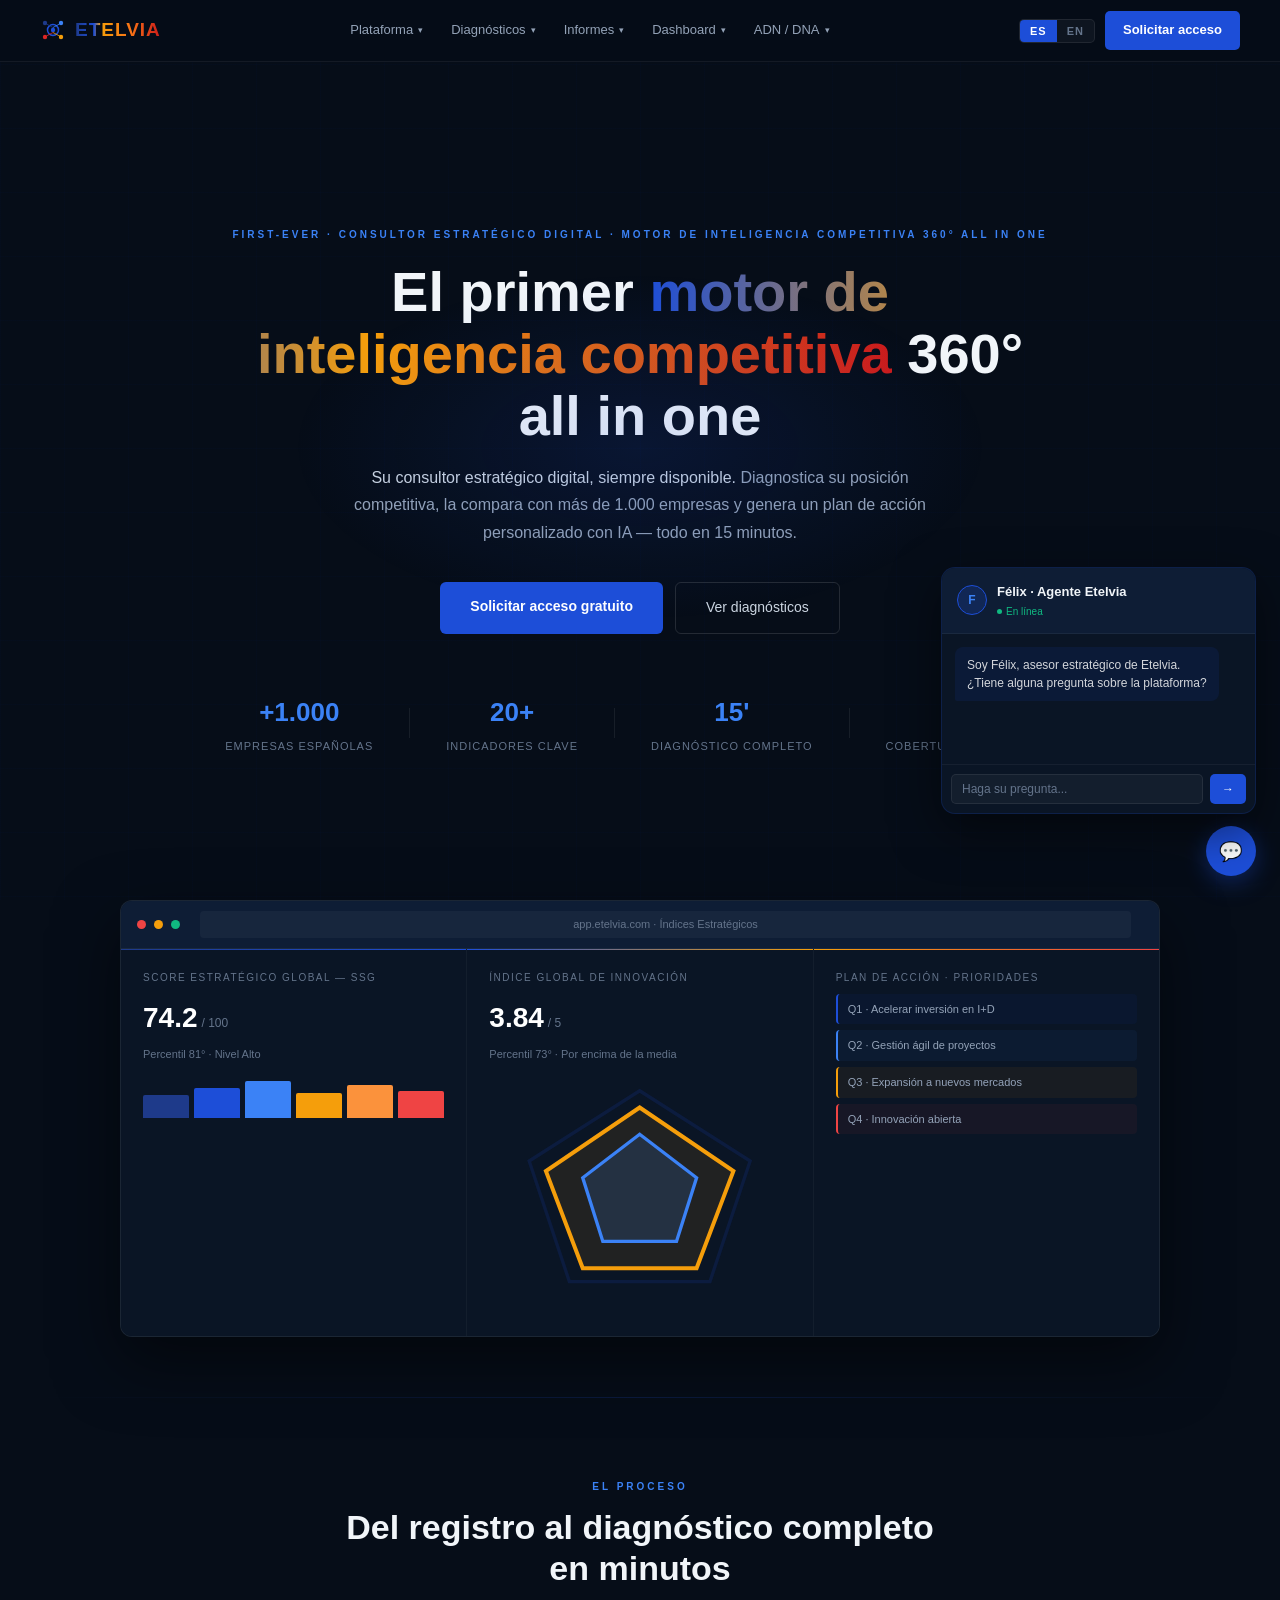
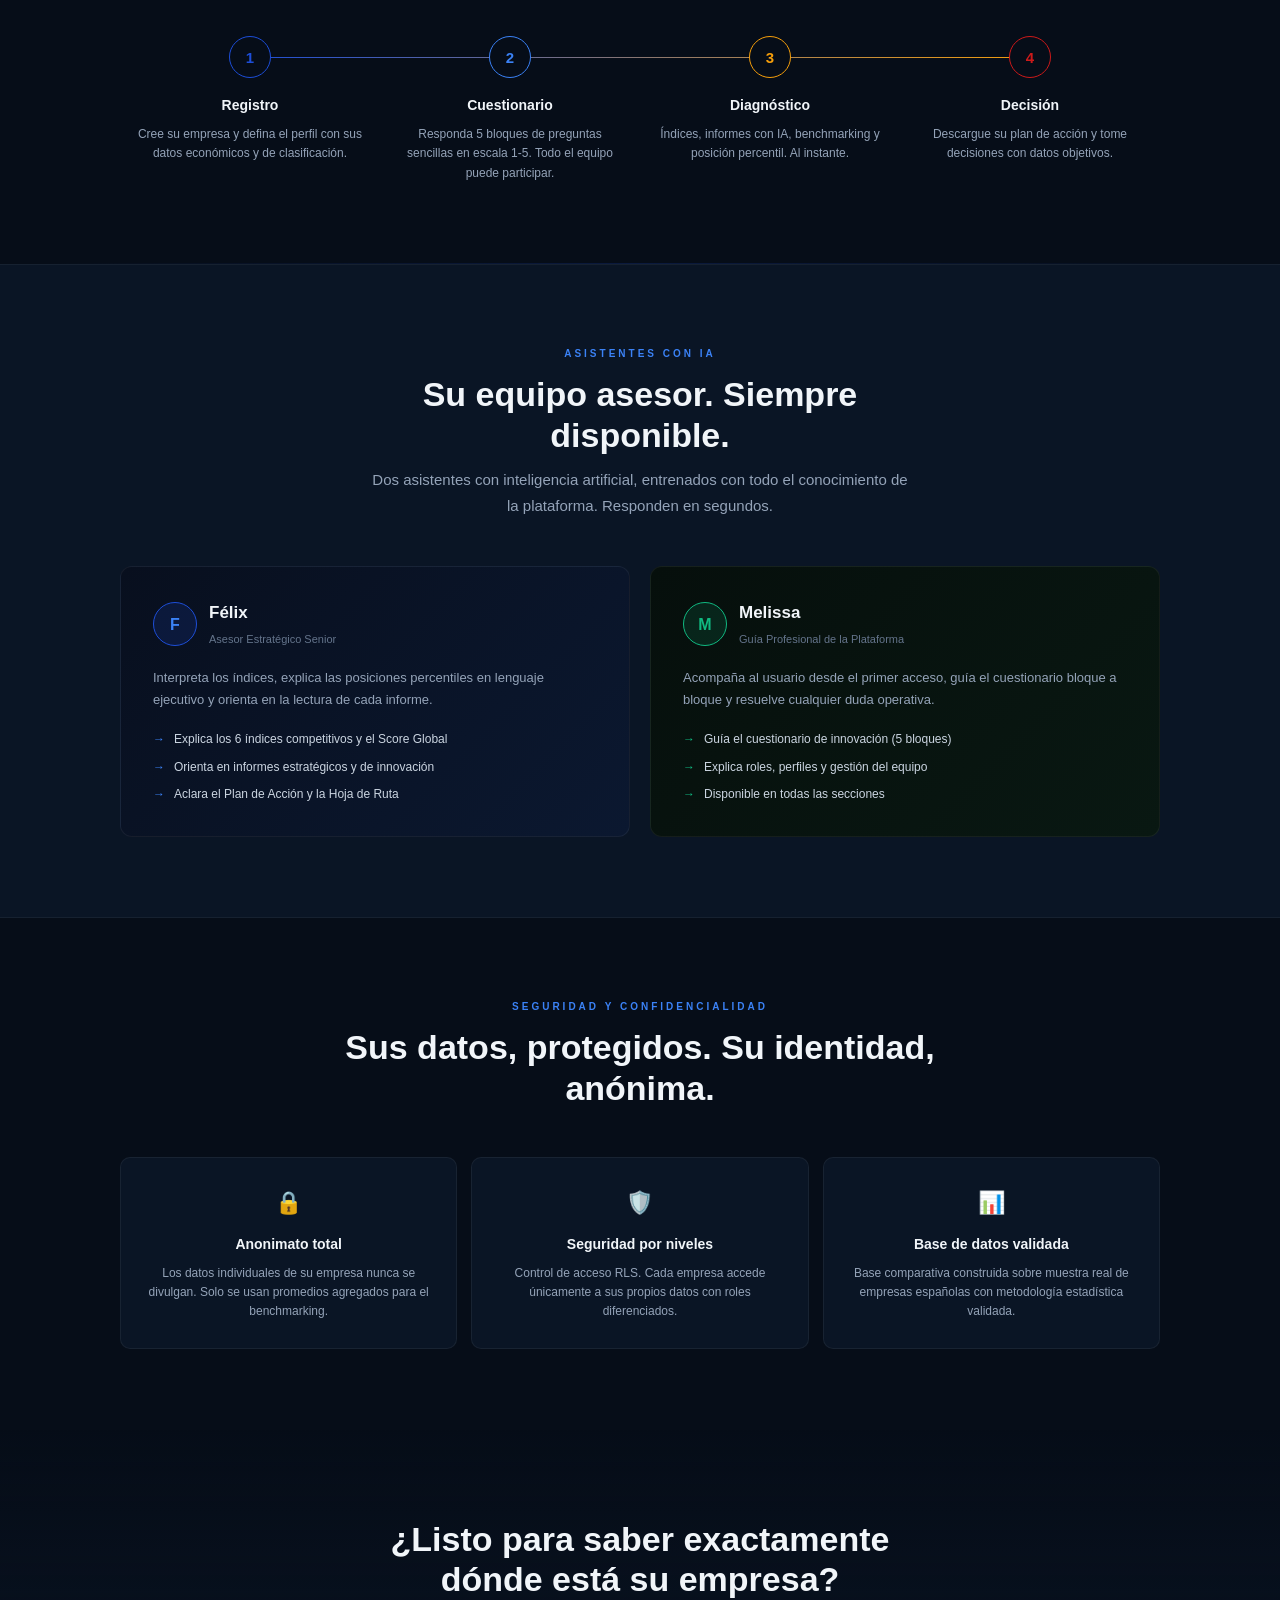
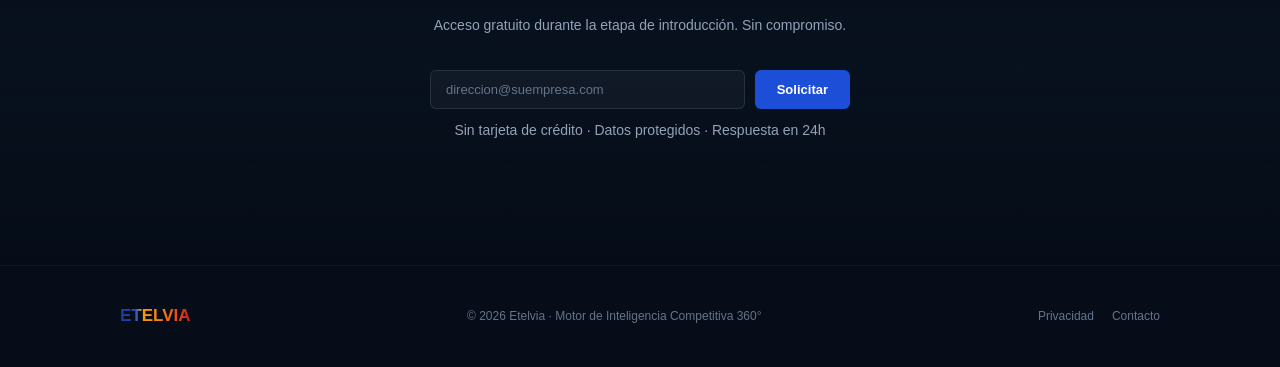
<file: index.html>
<!DOCTYPE html>
<!-- saved from url=(0054)file:///C:/Users/isidr/Downloads/etelvia_v3%20(4).html -->
<html lang="es"><head><meta http-equiv="Content-Type" content="text/html; charset=UTF-8">

<meta name="viewport" content="width=device-width, initial-scale=1.0">
<title>Etelvia — Motor de Inteligencia Competitiva 360°</title>
<link href="./index_files/css2" rel="stylesheet">
<script src="./index_files/chart.umd.min.js.descargar"></script>
<style>
:root{--bg:#060d18;--bg2:#0a1525;--bg3:#0e1d35;--az1:#1e3a8a;--az2:#1d4ed8;--az3:#3b82f6;--am:#f59e0b;--ro:#cc1a1a;--w:#f1f5f9;--g1:#64748b;--g2:#94a3b8;--g3:#cbd5e1;--grad:linear-gradient(90deg,#1e3a8a 0%,#1d4ed8 22%,#f59e0b 30%,#f97316 65%,#cc1a1a 100%);--gs:linear-gradient(90deg,#1d4ed8 0%,#f59e0b 40%,#cc1a1a 100%)}
*{margin:0;padding:0;box-sizing:border-box}
html{scroll-behavior:smooth}
body{background:var(--bg);color:var(--w);font-family:'Inter',sans-serif;font-size:15px;line-height:1.7;overflow-x:hidden}
body::before{content:'';position:fixed;inset:0;background-image:linear-gradient(rgba(29,78,216,.025) 1px,transparent 1px),linear-gradient(90deg,rgba(29,78,216,.025) 1px,transparent 1px);background-size:64px 64px;pointer-events:none;z-index:0}

/* NAV */
nav{position:fixed;top:0;left:0;right:0;z-index:200;height:62px;padding:0 40px;display:flex;align-items:center;justify-content:space-between;background:rgba(6,13,24,.95);backdrop-filter:blur(16px);border-bottom:1px solid rgba(255,255,255,.06)}
.nav-logo{display:flex;align-items:center;gap:9px;text-decoration:none;flex-shrink:0}
.nav-logo svg{width:26px;height:26px}
.nav-logo-text{font-family:'Syne',sans-serif;font-size:19px;font-weight:800;letter-spacing:1px;background:var(--grad);-webkit-background-clip:text;-webkit-text-fill-color:transparent;background-clip:text}
.nav-menu{display:flex;gap:2px;list-style:none;align-items:center}
.nav-item{position:relative}
.nav-item>a{color:var(--g2);text-decoration:none;font-size:13px;font-weight:500;padding:8px 13px;border-radius:5px;display:flex;align-items:center;gap:5px;transition:color .2s,background .2s;white-space:nowrap}
.nav-item>a:hover,.nav-item>a.active{color:var(--w);background:rgba(255,255,255,.06)}
.nav-arrow{font-size:9px;transition:transform .2s}
.nav-item:hover .nav-arrow{transform:rotate(180deg)}
.dropdown{position:absolute;top:calc(100% + 8px);left:0;min-width:220px;background:var(--bg3);border:1px solid rgba(255,255,255,.08);border-radius:10px;padding:6px;box-shadow:0 16px 40px rgba(0,0,0,.5);opacity:0;pointer-events:none;transform:translateY(-6px);transition:opacity .2s,transform .2s;z-index:300}
.nav-item:hover .dropdown{opacity:1;pointer-events:all;transform:translateY(0)}
.dropdown a{display:block;padding:9px 14px;color:var(--g2);text-decoration:none;font-size:13px;border-radius:6px;transition:background .15s,color .15s;white-space:nowrap}
.dropdown a:hover{background:rgba(29,78,216,.15);color:var(--w)}
.dropdown-sep{height:1px;background:rgba(255,255,255,.06);margin:4px 0}
.dropdown-badge{font-size:10px;padding:2px 7px;border-radius:100px;margin-left:6px;font-weight:600}
.badge-soon{background:rgba(245,158,11,.12);color:var(--am);border:1px solid rgba(245,158,11,.25)}
.badge-future{background:rgba(100,116,139,.1);color:var(--g2);border:1px solid rgba(100,116,139,.2)}
.nav-right{display:flex;align-items:center;gap:10px;flex-shrink:0}
.lang-toggle{display:flex;background:rgba(255,255,255,.04);border:1px solid rgba(255,255,255,.08);border-radius:5px;overflow:hidden}
.lang-btn{padding:5px 10px;font-size:11px;font-weight:600;letter-spacing:1px;cursor:pointer;border:none;background:transparent;color:var(--g1);transition:all .2s}
.lang-btn.active{background:var(--az2);color:#fff}
.btn-access{padding:8px 18px;background:var(--az2);border:none;border-radius:5px;color:#fff;font-size:13px;font-weight:600;cursor:pointer;text-decoration:none;transition:background .2s,transform .2s;white-space:nowrap}
.btn-access:hover{background:#2563eb;transform:translateY(-1px)}

/* PAGES */
.page{display:none;min-height:100vh;padding-top:62px}
.page.active{display:block}

/* HERO */
.hero{position:relative;z-index:1;min-height:calc(100vh - 62px);display:flex;flex-direction:column;align-items:center;justify-content:center;text-align:center;padding:80px 48px 60px}
.hero-glow{position:absolute;top:25%;left:50%;transform:translateX(-50%);width:700px;height:350px;background:radial-gradient(ellipse,rgba(29,78,216,.14) 0%,transparent 70%);pointer-events:none}
.eyebrow{font-size:10px;font-weight:700;letter-spacing:3px;text-transform:uppercase;color:var(--az3);margin-bottom:18px}
.hero-title{font-family:'Syne',sans-serif;font-size:clamp(30px,4.5vw,56px);font-weight:800;line-height:1.1;color:var(--w);max-width:820px}
.hero-title .acc{background:var(--gs);-webkit-background-clip:text;-webkit-text-fill-color:transparent;background-clip:text}
.hero-sub{font-size:16px;color:var(--g2);font-weight:300;max-width:580px;margin-top:18px;line-height:1.7}
.hero-sub strong{color:var(--g3);font-weight:500}
.hero-ctas{display:flex;gap:12px;margin-top:36px;flex-wrap:wrap;justify-content:center}
.btn-p{padding:13px 30px;background:var(--az2);border:none;border-radius:6px;color:#fff;font-size:14px;font-weight:600;cursor:pointer;text-decoration:none;transition:background .2s,transform .2s}
.btn-p:hover{background:#2563eb;transform:translateY(-1px)}
.btn-g{padding:13px 30px;background:transparent;border:1px solid rgba(255,255,255,.12);border-radius:6px;color:var(--g3);font-size:14px;font-weight:500;cursor:pointer;text-decoration:none;transition:border-color .2s,color .2s}
.btn-g:hover{border-color:rgba(255,255,255,.3);color:#fff}
.hero-nums{display:flex;gap:36px;margin-top:56px;flex-wrap:wrap;justify-content:center}
.hnum{text-align:center}
.hnum-v{font-family:'Syne',sans-serif;font-size:26px;font-weight:700;color:var(--az3)}
.hnum-l{font-size:11px;color:var(--g1);letter-spacing:1px;text-transform:uppercase;margin-top:3px}
.hsep{width:1px;background:rgba(255,255,255,.07);align-self:center;height:30px}

/* MOCKUP */
.mockup-wrap{z-index:1;padding:0 40px 60px;display:flex;justify-content:center;position:relative}
.mockup{max-width:1040px;width:100%;background:var(--bg2);border:1px solid rgba(255,255,255,.07);border-radius:12px;box-shadow:0 24px 64px rgba(0,0,0,.5);overflow:hidden}
.mockup-bar{background:var(--bg3);padding:10px 16px;display:flex;align-items:center;gap:8px;border-bottom:1px solid rgba(255,255,255,.05)}
.mdot{width:9px;height:9px;border-radius:50%}
.murl{flex:1;margin:0 12px;background:rgba(255,255,255,.04);border-radius:4px;padding:4px 12px;font-size:11px;color:var(--g1);text-align:center}
.mgrid{display:grid;grid-template-columns:repeat(3,1fr);gap:1px;background:rgba(255,255,255,.04)}
.mc{background:var(--bg2);padding:20px 22px;min-height:145px;position:relative;overflow:hidden}
.mc::after{content:'';position:absolute;top:0;left:0;right:0;height:1px}
.mc:nth-child(1)::after{background:linear-gradient(90deg,#1e3a8a,#1d4ed8)}
.mc:nth-child(2)::after{background:linear-gradient(90deg,#1d4ed8,#f59e0b)}
.mc:nth-child(3)::after{background:linear-gradient(90deg,#f59e0b,#ef4444)}
.mlbl{font-size:10px;color:var(--g1);letter-spacing:1.5px;text-transform:uppercase;margin-bottom:8px}
.mval{font-family:'Syne',sans-serif;font-size:28px;font-weight:700;color:#fff}
.mval span{font-size:12px;color:var(--g1);font-weight:400;margin-left:4px}
.msub{font-size:11px;color:var(--g1);margin-top:4px}
.mbars{display:flex;gap:5px;align-items:flex-end;height:42px;margin-top:12px}
.mbar{flex:1;border-radius:2px 2px 0 0}
.macts{display:flex;flex-direction:column;gap:6px;margin-top:8px}
.mact{padding:6px 10px;border-radius:4px;font-size:11px;color:var(--g2);border-left:2px solid}

/* SECTIONS */
section{position:relative;z-index:1;padding:80px 40px}
.inner{max-width:1040px;margin:0 auto}
.stag{font-size:10px;font-weight:700;letter-spacing:3px;text-transform:uppercase;color:var(--az3);margin-bottom:12px}
.stitle{font-family:'Syne',sans-serif;font-size:clamp(20px,2.8vw,34px);font-weight:700;line-height:1.2;color:var(--w);max-width:620px}
.ssub{font-size:15px;color:var(--g2);line-height:1.7;max-width:540px;margin-top:12px;font-weight:300}
.center{text-align:center;margin-left:auto;margin-right:auto}

/* STEPS */
.steps{display:grid;grid-template-columns:repeat(4,1fr);gap:0;margin-top:48px;position:relative}
.steps::before{content:'';position:absolute;top:21px;left:12%;right:12%;height:1px;background:linear-gradient(90deg,var(--az2),var(--am))}
.step{display:flex;flex-direction:column;align-items:center;text-align:center;padding:0 14px}
.snum{width:42px;height:42px;border-radius:50%;display:flex;align-items:center;justify-content:center;font-family:'Syne',sans-serif;font-size:15px;font-weight:700;border:1px solid;background:var(--bg);position:relative;z-index:1;margin-bottom:16px}
.step:nth-child(1) .snum{color:var(--az2);border-color:var(--az2)}
.step:nth-child(2) .snum{color:var(--az3);border-color:var(--az3)}
.step:nth-child(3) .snum{color:var(--am);border-color:var(--am)}
.step:nth-child(4) .snum{color:var(--ro);border-color:var(--ro)}
.step h3{font-size:14px;font-weight:600;margin-bottom:7px;color:var(--w)}
.step p{font-size:12px;color:var(--g2);line-height:1.6}

/* ASISTENTES */
.agrid{display:grid;grid-template-columns:1fr 1fr;gap:20px;margin-top:48px}
.acard{border-radius:12px;padding:32px;border:1px solid rgba(255,255,255,.06)}
.acard.fx{background:linear-gradient(135deg,#080f1e,#0b1830)}
.acard.ms{background:linear-gradient(135deg,#060f0c,#091812)}
.ahead{display:flex;align-items:center;gap:12px;margin-bottom:18px}
.aav{width:44px;height:44px;border-radius:50%;display:flex;align-items:center;justify-content:center;font-family:'Syne',sans-serif;font-size:16px;font-weight:700;flex-shrink:0}
.fx .aav{background:rgba(29,78,216,.15);border:1.5px solid var(--az2);color:var(--az3)}
.ms .aav{background:rgba(16,185,129,.12);border:1.5px solid #10b981;color:#10b981}
.aname{font-family:'Syne',sans-serif;font-size:17px;font-weight:700}
.arole{font-size:11px;color:var(--g1);margin-top:2px}
.adesc{font-size:13px;color:var(--g2);line-height:1.7;margin-bottom:18px}
.alist{list-style:none;display:flex;flex-direction:column;gap:7px}
.alist li{display:flex;gap:9px;font-size:12px;color:var(--g3)}
.alist li::before{content:'→';flex-shrink:0;font-weight:600}
.fx .alist li::before{color:var(--az3)}
.ms .alist li::before{color:#10b981}

/* SEGURIDAD */
.cgrid{display:grid;grid-template-columns:repeat(3,1fr);gap:14px;margin-top:48px}
.cc{background:var(--bg2);border:1px solid rgba(255,255,255,.06);border-radius:10px;padding:26px;text-align:center}
.ci{font-size:22px;margin-bottom:12px}
.cc h3{font-size:14px;font-weight:600;margin-bottom:7px;color:var(--w)}
.cc p{font-size:12px;color:var(--g2);line-height:1.6}

/* DIAGNÓSTICOS */
.diag-grid{display:grid;grid-template-columns:repeat(3,1fr);gap:16px;margin-top:48px}
.diag-card{background:var(--bg2);border:1px solid rgba(255,255,255,.06);border-radius:12px;padding:28px;position:relative;overflow:hidden;transition:border-color .3s,transform .3s}
.diag-card:hover{border-color:rgba(29,78,216,.35);transform:translateY(-2px)}
.diag-card::before{content:'';position:absolute;top:0;left:0;right:0;height:2px}
.diag-card.inn::before{background:linear-gradient(90deg,#1d4ed8,#10b981)}
.diag-card.est::before{background:linear-gradient(90deg,#f59e0b,#ef4444)}
.diag-card.td::before{background:linear-gradient(90deg,#8b5cf6,#06b6d4)}
.diag-card.fut::before{background:linear-gradient(90deg,#475569,#64748b)}
.diag-icon{font-size:24px;margin-bottom:12px}
.diag-card h3{font-size:16px;font-weight:700;margin-bottom:8px;color:var(--w)}
.diag-card p{font-size:13px;color:var(--g2);line-height:1.6;margin-bottom:14px}
.diag-status{display:inline-flex;align-items:center;gap:6px;font-size:11px;font-weight:600;padding:4px 10px;border-radius:100px}
.status-live{background:rgba(16,185,129,.1);color:#10b981;border:1px solid rgba(16,185,129,.25)}
.status-soon{background:rgba(245,158,11,.1);color:var(--am);border:1px solid rgba(245,158,11,.25)}
.status-future{background:rgba(100,116,139,.08);color:var(--g2);border:1px solid rgba(100,116,139,.2)}
.bloques{display:flex;flex-direction:column;gap:6px;margin-top:14px}
.bloque-item{background:rgba(29,78,216,.08);border:1px solid rgba(29,78,216,.15);border-radius:6px;padding:7px 12px;font-size:12px;color:var(--g3);display:flex;align-items:center;gap:8px}
.bloque-item::before{content:'';width:6px;height:6px;border-radius:50%;background:var(--az3);flex-shrink:0}

/* INFORMES */
.inf-grid{display:grid;grid-template-columns:1fr 1fr;gap:20px;margin-top:48px}
.inf-card{background:var(--bg2);border:1px solid rgba(255,255,255,.06);border-radius:12px;padding:28px}
.inf-card h3{font-family:'Syne',sans-serif;font-size:17px;font-weight:700;margin-bottom:14px;color:var(--w)}
.inf-sections{display:flex;flex-direction:column;gap:8px;margin-bottom:16px}
.inf-sec{display:flex;gap:10px;font-size:12px;color:var(--g2);padding:8px 12px;background:rgba(255,255,255,.02);border-radius:6px;border-left:2px solid}
.inf-sec-num{font-weight:700;font-size:11px;flex-shrink:0;margin-top:1px}
.inf-preview{background:rgba(0,0,0,.3);border-radius:8px;padding:14px;margin-top:12px;font-size:12px;color:var(--g2);line-height:1.6;border-left:3px solid var(--az2);font-style:italic}

/* DASHBOARD */
.dash-tabs{display:flex;gap:8px;margin-bottom:32px}
.dash-tab{padding:9px 20px;border-radius:6px;font-size:13px;font-weight:600;cursor:pointer;border:1px solid rgba(255,255,255,.1);color:var(--g2);background:transparent;transition:all .2s}
.dash-tab.active{background:var(--az2);border-color:var(--az2);color:#fff}
.dash-content{display:none}
.dash-content.active{display:block}
.charts-grid{display:grid;grid-template-columns:1fr 1fr;gap:20px;margin-top:16px}
.chart-card{background:var(--bg2);border:1px solid rgba(255,255,255,.06);border-radius:12px;padding:20px}
.chart-card h4{font-size:13px;color:var(--g2);margin-bottom:14px;letter-spacing:.5px}
.chart-wrap{position:relative;height:200px}
.bench-groups{display:grid;grid-template-columns:repeat(5,1fr);gap:10px;margin-top:20px}
.bg-card{border-radius:10px;padding:16px 12px;text-align:center}
.bg-name{font-size:11px;font-weight:700;margin-bottom:8px}
.bg-score{font-family:'Syne',sans-serif;font-size:22px;font-weight:800}
.bg-sub{font-size:10px;color:var(--g2);margin-top:4px}
.gauge-row{display:grid;grid-template-columns:repeat(4,1fr);gap:12px;margin-top:16px}
.gauge-item{background:var(--bg2);border:1px solid rgba(255,255,255,.06);border-radius:10px;padding:16px;text-align:center}
.gauge-val{font-family:'Syne',sans-serif;font-size:24px;font-weight:800}
.gauge-label{font-size:11px;color:var(--g2);margin-top:4px}
.gauge-bar{height:6px;border-radius:3px;margin-top:8px;background:rgba(255,255,255,.08)}
.gauge-fill{height:100%;border-radius:3px}

/* ADN */
.adn-grid{display:grid;grid-template-columns:1fr 1fr;gap:20px;margin-top:48px}
.adn-card{background:var(--bg2);border:1px solid rgba(255,255,255,.06);border-radius:12px;padding:28px}
.adn-card h3{font-family:'Syne',sans-serif;font-size:16px;font-weight:700;margin-bottom:14px;color:var(--w);display:flex;align-items:center;gap:10px}
.adn-items{display:flex;flex-direction:column;gap:8px}
.adn-item{background:rgba(255,255,255,.02);border:1px solid rgba(255,255,255,.05);border-radius:8px;padding:10px 14px}
.adn-item-title{font-size:13px;font-weight:600;color:var(--g3);margin-bottom:4px}
.adn-item-sub{font-size:11px;color:var(--g1);line-height:1.5}
.adn-pyramid{display:flex;flex-direction:column;gap:8px;margin-top:14px}
.pyr-level{border-radius:8px;padding:10px 14px;text-align:center}
.pyr-level h4{font-size:13px;font-weight:700;margin-bottom:4px}
.pyr-level p{font-size:11px;line-height:1.5}

/* CTA */
.cta-s{text-align:center;padding:90px 40px;background:linear-gradient(180deg,transparent,rgba(10,21,37,.5),transparent)}
.cta-i{max-width:560px;margin:0 auto}
.cta-i h2{font-family:'Syne',sans-serif;font-size:clamp(20px,2.8vw,34px);font-weight:700;color:var(--w);line-height:1.2;margin-bottom:14px}
.cta-i p{font-size:14px;color:var(--g2);margin-bottom:32px}
.frow{display:flex;gap:10px;max-width:420px;margin:0 auto;flex-wrap:wrap;justify-content:center}
.frow input{flex:1;min-width:190px;padding:11px 15px;background:rgba(255,255,255,.04);border:1px solid rgba(255,255,255,.1);border-radius:6px;color:#fff;font-size:13px;font-family:'Inter',sans-serif;outline:none;transition:border-color .2s}
.frow input:focus{border-color:var(--az2)}
.frow input::placeholder{color:var(--g1)}
.frow button{padding:11px 22px;background:var(--az2);border:none;border-radius:6px;color:#fff;font-size:13px;font-weight:600;cursor:pointer;font-family:'Inter',sans-serif;transition:background .2s}
.frow button:hover{background:#2563eb}
.fnote{font-size:11px;color:var(--g1);margin-top:10px}

/* FOOTER */
footer{border-top:1px solid rgba(255,255,255,.05);padding:36px 40px;position:relative;z-index:1}
.ftr{max-width:1040px;margin:0 auto;display:flex;justify-content:space-between;align-items:center;flex-wrap:wrap;gap:14px}
.flogo{font-family:'Syne',sans-serif;font-size:17px;font-weight:700;background:var(--grad);-webkit-background-clip:text;-webkit-text-fill-color:transparent;background-clip:text}
.fcopy{font-size:12px;color:var(--g1)}
.flinks{display:flex;gap:18px}
.flinks a{font-size:12px;color:var(--g1);text-decoration:none;transition:color .2s}
.flinks a:hover{color:var(--w)}

/* CHATBOT */
.chatbot{position:fixed;bottom:24px;right:24px;z-index:500}
.chat-btn{width:50px;height:50px;border-radius:50%;background:var(--az2);border:none;cursor:pointer;display:flex;align-items:center;justify-content:center;font-size:19px;box-shadow:0 6px 24px rgba(29,78,216,.4);transition:transform .2s}
.chat-btn:hover{transform:scale(1.06)}
.chat-panel{position:absolute;bottom:62px;right:0;width:315px;background:var(--bg2);border:1px solid rgba(29,78,216,.2);border-radius:14px;overflow:hidden;box-shadow:0 16px 48px rgba(0,0,0,.5);display:none}
.chat-panel.open{display:block}
.chdr{background:var(--bg3);padding:13px 15px;border-bottom:1px solid rgba(255,255,255,.05);display:flex;align-items:center;gap:10px}
.chav{width:30px;height:30px;border-radius:50%;background:rgba(29,78,216,.2);border:1.5px solid var(--az2);display:flex;align-items:center;justify-content:center;font-family:'Syne',sans-serif;font-size:12px;font-weight:700;color:var(--az3)}
.chname{font-size:13px;font-weight:600}
.chst{font-size:10px;color:#10b981;display:flex;align-items:center;gap:4px}
.chst::before{content:'';width:5px;height:5px;border-radius:50%;background:#10b981}
.cmsgs{padding:13px;min-height:130px;max-height:210px;overflow-y:auto;display:flex;flex-direction:column;gap:8px}
.cmsg{padding:9px 12px;border-radius:8px 8px 8px 2px;font-size:12px;color:rgba(255,255,255,.82);line-height:1.5;max-width:92%;background:rgba(29,78,216,.1)}
.cmsg.u{background:rgba(245,158,11,.1);border-radius:8px 8px 2px 8px;align-self:flex-end}
.cmsg.ty{color:var(--g1);font-style:italic}
.cinput{padding:9px;border-top:1px solid rgba(255,255,255,.05);display:flex;gap:7px}
.cinput input{flex:1;background:rgba(255,255,255,.04);border:1px solid rgba(255,255,255,.08);border-radius:5px;padding:7px 10px;color:#fff;font-size:12px;font-family:'Inter',sans-serif;outline:none}
.cinput input::placeholder{color:var(--g1)}
.cinput button{padding:7px 12px;background:var(--az2);border:none;border-radius:5px;color:#fff;font-size:12px;cursor:pointer}

/* LANG */
[lang-en]{display:none}
body.en [lang-es]{display:none}
body.en [lang-en]{display:block}
body.en span[lang-en]{display:inline}
body.en span[lang-es]{display:none}
span[lang-en]{display:none}

/* SECTION DIVIDERS */
.sec-divider{height:1px;background:linear-gradient(90deg,transparent,rgba(29,78,216,.2),transparent);margin:0 40px}

@media(max-width:768px){
  nav{padding:0 16px}
  .nav-menu{display:none}
  section{padding:60px 20px}
  .diag-grid,.inf-grid,.adn-grid,.charts-grid{grid-template-columns:1fr}
  .agrid,.cgrid{grid-template-columns:1fr}
  .steps{grid-template-columns:1fr 1fr}
  .steps::before{display:none}
  .mgrid{grid-template-columns:1fr}
  .bench-groups{grid-template-columns:repeat(3,1fr)}
  .gauge-row{grid-template-columns:repeat(2,1fr)}
  .hero-nums{gap:18px}
  .hsep{display:none}
}
</style>
</head>
<body>

<!-- NAV -->
<nav>
  <a href="file:///C:/Users/isidr/Downloads/etelvia_v3%20(4).html#" class="nav-logo" onclick="showPage(&#39;plataforma&#39;)">
    <svg viewBox="0 0 26 26" fill="none">
      <circle cx="13" cy="13" r="5.5" stroke="#1d4ed8" stroke-width="1.5"></circle>
      <circle cx="13" cy="13" r="2.2" fill="#1d4ed8"></circle>
      <circle cx="21" cy="6" r="2.2" fill="#3b82f6"></circle>
      <circle cx="5" cy="6" r="2.2" fill="#1e3a8a"></circle>
      <circle cx="21" cy="20" r="2.2" fill="#f59e0b"></circle>
      <circle cx="5" cy="20" r="2.2" fill="#dc2626"></circle>
      <line x1="13" y1="10.5" x2="19.5" y2="7" stroke="#3b82f6" stroke-width="0.8"></line>
      <line x1="13" y1="10.5" x2="6.5" y2="7" stroke="#1e3a8a" stroke-width="0.8"></line>
      <line x1="13" y1="15.5" x2="19.5" y2="19" stroke="#f59e0b" stroke-width="0.8"></line>
      <line x1="13" y1="15.5" x2="6.5" y2="19" stroke="#dc2626" stroke-width="0.8"></line>
    </svg>
    <span class="nav-logo-text">ETELVIA</span>
  </a>
  <ul class="nav-menu">
    <li class="nav-item">
      <a href="file:///C:/Users/isidr/Downloads/etelvia_v3%20(4).html#" onclick="showPage(&#39;plataforma&#39;)" id="nav-plataforma">
        <span lang-es="">Plataforma</span><span lang-en="">Platform</span> <span class="nav-arrow">▾</span>
      </a>
      <div class="dropdown">
        <a href="file:///C:/Users/isidr/Downloads/etelvia_v3%20(4).html#" onclick="showPage(&#39;plataforma&#39;);scrollTo(&#39;s-que&#39;)"><span lang-es="">¿Qué es Etelvia?</span><span lang-en="">What is Etelvia?</span></a>
        <a href="file:///C:/Users/isidr/Downloads/etelvia_v3%20(4).html#" onclick="showPage(&#39;plataforma&#39;);scrollTo(&#39;s-como&#39;)"><span lang-es="">Cómo funciona</span><span lang-en="">How it works</span></a>
        <a href="file:///C:/Users/isidr/Downloads/etelvia_v3%20(4).html#" onclick="showPage(&#39;plataforma&#39;);scrollTo(&#39;s-asistentes&#39;)"><span lang-es="">Asistentes IA</span><span lang-en="">AI Assistants</span></a>
        <a href="file:///C:/Users/isidr/Downloads/etelvia_v3%20(4).html#" onclick="showPage(&#39;plataforma&#39;);scrollTo(&#39;s-seguridad&#39;)"><span lang-es="">Seguridad</span><span lang-en="">Security</span></a>
      </div>
    </li>
    <li class="nav-item">
      <a href="file:///C:/Users/isidr/Downloads/etelvia_v3%20(4).html#" onclick="showPage(&#39;diagnosticos&#39;)" id="nav-diagnosticos">
        <span lang-es="">Diagnósticos</span><span lang-en="">Diagnostics</span> <span class="nav-arrow">▾</span>
      </a>
      <div class="dropdown">
        <a href="file:///C:/Users/isidr/Downloads/etelvia_v3%20(4).html#" onclick="showPage(&#39;diagnosticos&#39;)">🔬 <span lang-es="">Innovación</span><span lang-en="">Innovation</span> <span class="dropdown-badge badge-live">✓ Disponible</span></a>
        <div class="dropdown-sep"></div>
        <a href="file:///C:/Users/isidr/Downloads/etelvia_v3%20(4).html#" onclick="showPage(&#39;diagnosticos&#39;)">📊 <span lang-es="">Estrategia</span><span lang-en="">Strategy</span> <span class="dropdown-badge badge-soon">Muy pronto</span></a>
        <a href="file:///C:/Users/isidr/Downloads/etelvia_v3%20(4).html#" onclick="showPage(&#39;diagnosticos&#39;)">⚡ <span lang-es="">Transform. Digital</span><span lang-en="">Digital Transform.</span> <span class="dropdown-badge badge-soon">Muy pronto</span></a>
        <div class="dropdown-sep"></div>
        <a href="file:///C:/Users/isidr/Downloads/etelvia_v3%20(4).html#" onclick="showPage(&#39;diagnosticos&#39;)">👥 RRHH <span class="dropdown-badge badge-future">Próximamente</span></a>
        <a href="file:///C:/Users/isidr/Downloads/etelvia_v3%20(4).html#" onclick="showPage(&#39;diagnosticos&#39;)">📣 <span lang-es="">Marketing</span><span lang-en="">Marketing</span> <span class="dropdown-badge badge-future">Próximamente</span></a>
        <a href="file:///C:/Users/isidr/Downloads/etelvia_v3%20(4).html#" onclick="showPage(&#39;diagnosticos&#39;)">🏭 <span lang-es="">Producción</span><span lang-en="">Production</span> <span class="dropdown-badge badge-future">Próximamente</span></a>
      </div>
    </li>
    <li class="nav-item">
      <a href="file:///C:/Users/isidr/Downloads/etelvia_v3%20(4).html#" onclick="showPage(&#39;informes&#39;)" id="nav-informes">
        <span lang-es="">Informes</span><span lang-en="">Reports</span> <span class="nav-arrow">▾</span>
      </a>
      <div class="dropdown">
        <a href="file:///C:/Users/isidr/Downloads/etelvia_v3%20(4).html#" onclick="showPage(&#39;informes&#39;)">🌐 <span lang-es="">Informe Global</span><span lang-en="">Global Report</span></a>
        <a href="file:///C:/Users/isidr/Downloads/etelvia_v3%20(4).html#" onclick="showPage(&#39;informes&#39;)">📄 <span lang-es="">Informe Estratégico</span><span lang-en="">Strategic Report</span></a>
        <a href="file:///C:/Users/isidr/Downloads/etelvia_v3%20(4).html#" onclick="showPage(&#39;informes&#39;)">🔬 <span lang-es="">Informe de Innovación</span><span lang-en="">Innovation Report</span></a>
        <a href="file:///C:/Users/isidr/Downloads/etelvia_v3%20(4).html#" onclick="showPage(&#39;informes&#39;)">🚀 <span lang-es="">Plan de Acción</span><span lang-en="">Action Plan</span></a>
      </div>
    </li>
    <li class="nav-item">
      <a href="file:///C:/Users/isidr/Downloads/etelvia_v3%20(4).html#" onclick="showPage(&#39;dashboard&#39;)" id="nav-dashboard">
        Dashboard <span class="nav-arrow">▾</span>
      </a>
      <div class="dropdown">
        <a href="file:///C:/Users/isidr/Downloads/etelvia_v3%20(4).html#" onclick="showPage(&#39;dashboard&#39;);switchDash(&#39;analytics&#39;)">📈 Analytics</a>
        <a href="file:///C:/Users/isidr/Downloads/etelvia_v3%20(4).html#" onclick="showPage(&#39;dashboard&#39;);switchDash(&#39;benchmarking&#39;)">🎯 Benchmarking</a>
      </div>
    </li>
    <li class="nav-item">
      <a href="file:///C:/Users/isidr/Downloads/etelvia_v3%20(4).html#" onclick="showPage(&#39;adn&#39;)" id="nav-adn">
        ADN / DNA <span class="nav-arrow">▾</span>
      </a>
      <div class="dropdown">
        <a href="file:///C:/Users/isidr/Downloads/etelvia_v3%20(4).html#" onclick="showPage(&#39;adn&#39;)"><span lang-es="">Variables de perfil</span><span lang-en="">Profile variables</span></a>
        <a href="file:///C:/Users/isidr/Downloads/etelvia_v3%20(4).html#" onclick="showPage(&#39;adn&#39;)"><span lang-es="">Variables económicas</span><span lang-en="">Economic variables</span></a>
        <a href="file:///C:/Users/isidr/Downloads/etelvia_v3%20(4).html#" onclick="showPage(&#39;adn&#39;)"><span lang-es="">Indicadores e índices</span><span lang-en="">Indicators &amp; indices</span></a>
        <a href="file:///C:/Users/isidr/Downloads/etelvia_v3%20(4).html#" onclick="showPage(&#39;adn&#39;)"><span lang-es="">Base de datos</span><span lang-en="">Database</span></a>
      </div>
    </li>
  </ul>
  <div class="nav-right">
    <div class="lang-toggle">
      <button class="lang-btn active" onclick="setLang(&#39;es&#39;)">ES</button>
      <button class="lang-btn" onclick="setLang(&#39;en&#39;)">EN</button>
    </div>
    <a href="file:///C:/Users/isidr/Downloads/etelvia_v3%20(4).html#cta" class="btn-access" onclick="showPage(&#39;plataforma&#39;)">
      <span lang-es="">Solicitar acceso</span><span lang-en="">Request access</span>
    </a>
  </div>
</nav>

<!-- ═══════════════════════════════════════════════════════ -->
<!-- PAGE: PLATAFORMA -->
<!-- ═══════════════════════════════════════════════════════ -->
<div class="page active" id="page-plataforma">

  <section class="hero" id="s-que">
    <div class="hero-glow"></div>
    <div class="eyebrow">First-ever · <span lang-es="">Consultor Estratégico Digital · Motor de Inteligencia Competitiva 360° All In One</span><span lang-en="">Digital Strategic Advisor · Competitive Intelligence Engine 360° All In One</span></div>
    <h1 class="hero-title">
      <span lang-es="">El primer <span class="acc">motor de inteligencia competitiva</span> 360° all in one</span>
      <span lang-en="">The first <span class="acc">competitive intelligence engine</span> 360° all in one</span>
    </h1>
    <p class="hero-sub">
      <span lang-es=""><strong>Su consultor estratégico digital, siempre disponible.</strong> Diagnostica su posición competitiva, la compara con más de 1.000 empresas y genera un plan de acción personalizado con IA — todo en 15 minutos.</span>
      <span lang-en=""><strong>Your digital strategic advisor, always available.</strong> Diagnoses your competitive position, compares it with 1,000+ companies and generates a personalized AI action plan — all in 15 minutes.</span>
    </p>
    <div class="hero-ctas">
      <a href="file:///C:/Users/isidr/Downloads/etelvia_v3%20(4).html#cta" class="btn-p"><span lang-es="">Solicitar acceso gratuito</span><span lang-en="">Request free access</span></a>
      <a href="file:///C:/Users/isidr/Downloads/etelvia_v3%20(4).html#" class="btn-g" onclick="showPage(&#39;diagnosticos&#39;)"><span lang-es="">Ver diagnósticos</span><span lang-en="">See diagnostics</span></a>
    </div>
    <div class="hero-nums">
      <div class="hnum"><div class="hnum-v">+1.000</div><div class="hnum-l"><span lang-es="">Empresas españolas</span><span lang-en="">Companies</span></div></div>
      <div class="hsep"></div>
      <div class="hnum"><div class="hnum-v">20+</div><div class="hnum-l"><span lang-es="">Indicadores clave</span><span lang-en="">Key indicators</span></div></div>
      <div class="hsep"></div>
      <div class="hnum"><div class="hnum-v">15'</div><div class="hnum-l"><span lang-es="">Diagnóstico completo</span><span lang-en="">Full diagnosis</span></div></div>
      <div class="hsep"></div>
      <div class="hnum"><div class="hnum-v">360°</div><div class="hnum-l"><span lang-es="">Cobertura estratégica</span><span lang-en="">Strategic coverage</span></div></div>
    </div>
  </section>

  <div class="mockup-wrap">
    <div class="mockup">
      <div class="mockup-bar">
        <div class="mdot" style="background:#ef4444"></div>
        <div class="mdot" style="background:#f59e0b"></div>
        <div class="mdot" style="background:#10b981"></div>
        <div class="murl">app.etelvia.com · <span lang-es="">Índices Estratégicos</span><span lang-en="">Strategic Indices</span></div>
      </div>
      <div class="mgrid">
        <div class="mc">
          <div class="mlbl">Score Estratégico Global — SSG</div>
          <div class="mval">74.2<span>/ 100</span></div>
          <div class="msub">Percentil 81° · Nivel Alto</div>
          <div class="mbars">
            <div class="mbar" style="height:55%;background:#1e3a8a"></div>
            <div class="mbar" style="height:72%;background:#1d4ed8"></div>
            <div class="mbar" style="height:88%;background:#3b82f6"></div>
            <div class="mbar" style="height:60%;background:#f59e0b"></div>
            <div class="mbar" style="height:78%;background:#fb923c"></div>
            <div class="mbar" style="height:65%;background:#ef4444"></div>
          </div>
        </div>
        <div class="mc">
          <div class="mlbl"><span lang-es="">Índice Global de Innovación</span><span lang-en="">Global Innovation Index</span></div>
          <div class="mval">3.84<span>/ 5</span></div>
          <div class="msub">Percentil 73° · <span lang-es="">Por encima de la media</span><span lang-en="">Above average</span></div>
          <svg viewBox="0 0 90 70" style="width:100%;margin-top:10px">
            <polygon points="45,5 78,26 66,62 24,62 12,26" fill="none" stroke="rgba(29,78,216,.15)" stroke-width="1"></polygon>
            <polygon points="45,10 73,29 62,58 28,58 17,29" fill="rgba(245,158,11,.1)" stroke="#f59e0b" stroke-width="1.2"></polygon>
            <polygon points="45,18 62,31 56,50 34,50 28,31" fill="rgba(59,130,246,.15)" stroke="#3b82f6" stroke-width="1"></polygon>
          </svg>
        </div>
        <div class="mc">
          <div class="mlbl"><span lang-es="">Plan de Acción · Prioridades</span><span lang-en="">Action Plan · Priorities</span></div>
          <div class="macts">
            <div class="mact" style="border-color:#1d4ed8;background:rgba(29,78,216,.06)">Q1 · <span lang-es="">Acelerar inversión en I+D</span><span lang-en="">Accelerate R&amp;D investment</span></div>
            <div class="mact" style="border-color:#3b82f6;background:rgba(59,130,246,.06)">Q2 · <span lang-es="">Gestión ágil de proyectos</span><span lang-en="">Agile project management</span></div>
            <div class="mact" style="border-color:#f59e0b;background:rgba(245,158,11,.06)">Q3 · <span lang-es="">Expansión a nuevos mercados</span><span lang-en="">New market expansion</span></div>
            <div class="mact" style="border-color:#ef4444;background:rgba(239,68,68,.06)">Q4 · <span lang-es="">Innovación abierta</span><span lang-en="">Open innovation</span></div>
          </div>
        </div>
      </div>
    </div>
  </div>

  <div class="sec-divider"></div>

  <section id="s-como">
    <div class="inner">
      <div class="center">
        <div class="stag"><span lang-es="">El proceso</span><span lang-en="">The process</span></div>
        <h2 class="stitle center"><span lang-es="">Del registro al diagnóstico completo en minutos</span><span lang-en="">From registration to full diagnosis in minutes</span></h2>
      </div>
      <div class="steps">
        <div class="step"><div class="snum">1</div><h3><span lang-es="">Registro</span><span lang-en="">Register</span></h3><p><span lang-es="">Cree su empresa y defina el perfil con sus datos económicos y de clasificación.</span><span lang-en="">Create your company profile with economic and classification data.</span></p></div>
        <div class="step"><div class="snum">2</div><h3><span lang-es="">Cuestionario</span><span lang-en="">Questionnaire</span></h3><p><span lang-es="">Responda 5 bloques de preguntas sencillas en escala 1-5. Todo el equipo puede participar.</span><span lang-en="">Answer 5 blocks of simple 1-5 scale questions. Your whole team can participate.</span></p></div>
        <div class="step"><div class="snum">3</div><h3><span lang-es="">Diagnóstico</span><span lang-en="">Diagnosis</span></h3><p><span lang-es="">Índices, informes con IA, benchmarking y posición percentil. Al instante.</span><span lang-en="">Indices, AI reports, benchmarking and percentile position. Instantly.</span></p></div>
        <div class="step"><div class="snum">4</div><h3><span lang-es="">Decisión</span><span lang-en="">Decision</span></h3><p><span lang-es="">Descargue su plan de acción y tome decisiones con datos objetivos.</span><span lang-en="">Download your action plan and make decisions with objective data.</span></p></div>
      </div>
    </div>
  </section>

  <div class="sec-divider"></div>

  <section id="s-asistentes" style="background:var(--bg2);border-top:1px solid rgba(255,255,255,.05);border-bottom:1px solid rgba(255,255,255,.05)">
    <div class="inner">
      <div class="center">
        <div class="stag"><span lang-es="">Asistentes con IA</span><span lang-en="">AI-powered assistants</span></div>
        <h2 class="stitle center"><span lang-es="">Su equipo asesor. Siempre disponible.</span><span lang-en="">Your advisory team. Always available.</span></h2>
        <p class="ssub center"><span lang-es="">Dos asistentes con inteligencia artificial, entrenados con todo el conocimiento de la plataforma. Responden en segundos.</span><span lang-en="">Two AI assistants trained on all platform knowledge. They respond in seconds.</span></p>
      </div>
      <div class="agrid">
        <div class="acard fx">
          <div class="ahead"><div class="aav">F</div><div><div class="aname">Félix</div><div class="arole"><span lang-es="">Asesor Estratégico Senior</span><span lang-en="">Senior Strategic Advisor</span></div></div></div>
          <p class="adesc"><span lang-es="">Interpreta los índices, explica las posiciones percentiles en lenguaje ejecutivo y orienta en la lectura de cada informe.</span><span lang-en="">Interprets indices, explains percentile positions in executive language and guides through each report.</span></p>
          <ul class="alist">
            <li><span lang-es="">Explica los 6 índices competitivos y el Score Global</span><span lang-en="">Explains 6 competitive indices and Global Score</span></li>
            <li><span lang-es="">Orienta en informes estratégicos y de innovación</span><span lang-en="">Guides through strategic and innovation reports</span></li>
            <li><span lang-es="">Aclara el Plan de Acción y la Hoja de Ruta</span><span lang-en="">Clarifies the Action Plan and Roadmap</span></li>
          </ul>
        </div>
        <div class="acard ms">
          <div class="ahead"><div class="aav" style="border-color:#10b981;color:#10b981;background:rgba(16,185,129,.12)">M</div><div><div class="aname">Melissa</div><div class="arole"><span lang-es="">Guía Profesional de la Plataforma</span><span lang-en="">Professional Platform Guide</span></div></div></div>
          <p class="adesc"><span lang-es="">Acompaña al usuario desde el primer acceso, guía el cuestionario bloque a bloque y resuelve cualquier duda operativa.</span><span lang-en="">Accompanies users from first access, guides the questionnaire block by block and resolves any operational question.</span></p>
          <ul class="alist">
            <li><span lang-es="">Guía el cuestionario de innovación (5 bloques)</span><span lang-en="">Guides the innovation questionnaire (5 blocks)</span></li>
            <li><span lang-es="">Explica roles, perfiles y gestión del equipo</span><span lang-en="">Explains roles, profiles and team management</span></li>
            <li><span lang-es="">Disponible en todas las secciones</span><span lang-en="">Available in all sections</span></li>
          </ul>
        </div>
      </div>
    </div>
  </section>

  <section id="s-seguridad">
    <div class="inner">
      <div class="center">
        <div class="stag"><span lang-es="">Seguridad y confidencialidad</span><span lang-en="">Security and confidentiality</span></div>
        <h2 class="stitle center"><span lang-es="">Sus datos, protegidos. Su identidad, anónima.</span><span lang-en="">Your data, protected. Your identity, anonymous.</span></h2>
      </div>
      <div class="cgrid">
        <div class="cc"><div class="ci">🔒</div><h3><span lang-es="">Anonimato total</span><span lang-en="">Total anonymity</span></h3><p><span lang-es="">Los datos individuales de su empresa nunca se divulgan. Solo se usan promedios agregados para el benchmarking.</span><span lang-en="">Individual company data is never disclosed. Only aggregated averages are used for benchmarking.</span></p></div>
        <div class="cc"><div class="ci">🛡️</div><h3><span lang-es="">Seguridad por niveles</span><span lang-en="">Role-level security</span></h3><p><span lang-es="">Control de acceso RLS. Cada empresa accede únicamente a sus propios datos con roles diferenciados.</span><span lang-en="">RLS access control. Each company accesses only its own data with differentiated roles.</span></p></div>
        <div class="cc"><div class="ci">📊</div><h3><span lang-es="">Base de datos validada</span><span lang-en="">Validated database</span></h3><p><span lang-es="">Base comparativa construida sobre muestra real de empresas españolas con metodología estadística validada.</span><span lang-en="">Comparative base built on a real sample of Spanish companies with validated statistical methodology.</span></p></div>
      </div>
    </div>
  </section>

  <section class="cta-s" id="cta">
    <div class="cta-i">
      <h2><span lang-es="">¿Listo para saber exactamente dónde está su empresa?</span><span lang-en="">Ready to know exactly where your company stands?</span></h2>
      <p><span lang-es="">Acceso gratuito durante la etapa de introducción. Sin compromiso.</span><span lang-en="">Free access during the introduction period. No commitment.</span></p>
      <div class="frow">
        <input type="email" id="email-cta" placeholder="direccion@suempresa.com">
        <button onclick="submitCTA()"><span lang-es="">Solicitar</span><span lang-en="">Request</span></button>
      </div>
      <p class="fnote"><span lang-es="">Sin tarjeta de crédito · Datos protegidos · Respuesta en 24h</span><span lang-en="">No credit card · Protected data · 24h response</span></p>
    </div>
  </section>

  <footer><div class="ftr">
    <div class="flogo">ETELVIA</div>
    <div class="fcopy">© 2026 Etelvia · <span lang-es="">Motor de Inteligencia Competitiva 360°</span><span lang-en="">360° Competitive Intelligence Engine</span></div>
    <div class="flinks"><a href="file:///C:/Users/isidr/Downloads/etelvia_v3%20(4).html#"><span lang-es="">Privacidad</span><span lang-en="">Privacy</span></a><a href="file:///C:/Users/isidr/Downloads/etelvia_v3%20(4).html#"><span lang-es="">Contacto</span><span lang-en="">Contact</span></a></div>
  </div></footer>
</div>

<!-- ═══════════════════════════════════════════════════════ -->
<!-- PAGE: DIAGNÓSTICOS -->
<!-- ═══════════════════════════════════════════════════════ -->
<div class="page" id="page-diagnosticos">
  <section>
    <div class="inner">
      <div class="stag center"><span lang-es="">Diagnósticos disponibles y próximos</span><span lang-en="">Available and upcoming diagnostics</span></div>
      <h2 class="stitle center"><span lang-es="">Un diagnóstico completo para cada área estratégica</span><span lang-en="">A complete diagnosis for every strategic area</span></h2>
      <p class="ssub center"><span lang-es="">Cada diagnóstico incluye cuestionario, indicadores, benchmarking, informes con IA y plan de acción. La plataforma crece contigo.</span><span lang-en="">Each diagnostic includes questionnaire, indicators, benchmarking, AI reports and action plan. The platform grows with you.</span></p>
      <div class="diag-grid">
        <div class="diag-card inn">
          <div class="diag-icon">🔬</div>
          <h3><span lang-es="">Diagnóstico de Innovación</span><span lang-en="">Innovation Diagnosis</span></h3>
          <p><span lang-es="">Evalúa el perfil innovador de su empresa en todas sus dimensiones: recursos, gestión, estrategia e impacto real de la innovación.</span><span lang-en="">Evaluates your company's innovation profile across all dimensions: resources, management, strategy and real innovation impact.</span></p>
          <span class="diag-status status-live">✓ <span lang-es="">Disponible ahora</span><span lang-en="">Available now</span></span>
          <div class="bloques">
            <div class="bloque-item"><span lang-es="">Bloque 1 · I+D+i — Recursos e inversión</span><span lang-en="">Block 1 · R&amp;D — Resources and investment</span></div>
            <div class="bloque-item"><span lang-es="">Bloque 2 · Gestión de Proyectos</span><span lang-en="">Block 2 · Project Management</span></div>
            <div class="bloque-item"><span lang-es="">Bloque 3 · Desarrollo de Productos</span><span lang-en="">Block 3 · Product Development</span></div>
            <div class="bloque-item"><span lang-es="">Bloque 4 · Estrategia de Innovación</span><span lang-en="">Block 4 · Innovation Strategy</span></div>
            <div class="bloque-item"><span lang-es="">Bloque 5 · Desempeño e Impacto</span><span lang-en="">Block 5 · Performance &amp; Impact</span></div>
          </div>
        </div>
        <div class="diag-card est">
          <div class="diag-icon">📊</div>
          <h3><span lang-es="">Diagnóstico de Estrategia</span><span lang-en="">Strategy Diagnosis</span></h3>
          <p><span lang-es="">Evaluará la solidez estratégica de su empresa: visión, posicionamiento, ventajas competitivas, gestión del cambio y dirección.</span><span lang-en="">Will evaluate your company's strategic soundness: vision, positioning, competitive advantages, change management and direction.</span></p>
          <span class="diag-status status-soon">⏳ <span lang-es="">Muy pronto</span><span lang-en="">Very soon</span></span>
          <div class="bloques" style="opacity:.6">
            <div class="bloque-item"><span lang-es="">Dirección Estratégica</span><span lang-en="">Strategic Direction</span></div>
            <div class="bloque-item"><span lang-es="">Posicionamiento Competitivo</span><span lang-en="">Competitive Positioning</span></div>
            <div class="bloque-item"><span lang-es="">Gestión del Cambio</span><span lang-en="">Change Management</span></div>
            <div class="bloque-item"><span lang-es="">Alianzas y Ecosistema</span><span lang-en="">Alliances &amp; Ecosystem</span></div>
          </div>
        </div>
        <div class="diag-card td">
          <div class="diag-icon">⚡</div>
          <h3><span lang-es="">Transformación Digital</span><span lang-en="">Digital Transformation</span></h3>
          <p><span lang-es="">Medirá el grado de madurez digital de su empresa: tecnología, datos, automatización, cultura digital y capacidades.</span><span lang-en="">Will measure your company's digital maturity: technology, data, automation, digital culture and capabilities.</span></p>
          <span class="diag-status status-soon">⏳ <span lang-es="">Muy pronto</span><span lang-en="">Very soon</span></span>
          <div class="bloques" style="opacity:.6">
            <div class="bloque-item"><span lang-es="">Madurez Tecnológica</span><span lang-en="">Technology Maturity</span></div>
            <div class="bloque-item"><span lang-es="">Gestión de Datos e IA</span><span lang-en="">Data &amp; AI Management</span></div>
            <div class="bloque-item"><span lang-es="">Automatización de Procesos</span><span lang-en="">Process Automation</span></div>
            <div class="bloque-item"><span lang-es="">Cultura Digital</span><span lang-en="">Digital Culture</span></div>
          </div>
        </div>
        <div class="diag-card fut">
          <div class="diag-icon">👥</div>
          <h3><span lang-es="">Recursos Humanos</span><span lang-en="">Human Resources</span></h3>
          <p><span lang-es="">Talento, cultura organizativa, liderazgo, formación y gestión del conocimiento.</span><span lang-en="">Talent, organizational culture, leadership, training and knowledge management.</span></p>
          <span class="diag-status status-future">🔮 <span lang-es="">Próximamente</span><span lang-en="">Coming soon</span></span>
        </div>
        <div class="diag-card fut">
          <div class="diag-icon">📣</div>
          <h3><span lang-es="">Marketing y Ventas</span><span lang-en="">Marketing &amp; Sales</span></h3>
          <p><span lang-es="">Estrategia comercial, captación, fidelización, posicionamiento de marca y canal de ventas.</span><span lang-en="">Commercial strategy, acquisition, retention, brand positioning and sales channel.</span></p>
          <span class="diag-status status-future">🔮 <span lang-es="">Próximamente</span><span lang-en="">Coming soon</span></span>
        </div>
        <div class="diag-card fut">
          <div class="diag-icon">🏭</div>
          <h3><span lang-es="">Producción y Logística</span><span lang-en="">Production &amp; Logistics</span></h3>
          <p><span lang-es="">Eficiencia productiva, cadena de suministro, sostenibilidad operativa y gestión de la calidad.</span><span lang-en="">Productive efficiency, supply chain, operational sustainability and quality management.</span></p>
          <span class="diag-status status-future">🔮 <span lang-es="">Próximamente</span><span lang-en="">Coming soon</span></span>
        </div>
      </div>
    </div>
  </section>
  <footer><div class="ftr"><div class="flogo">ETELVIA</div><div class="fcopy">© 2026 Etelvia</div><div class="flinks"><a href="file:///C:/Users/isidr/Downloads/etelvia_v3%20(4).html#"><span lang-es="">Contacto</span><span lang-en="">Contact</span></a></div></div></footer>
</div>

<!-- ═══════════════════════════════════════════════════════ -->
<!-- PAGE: INFORMES -->
<!-- ═══════════════════════════════════════════════════════ -->
<div class="page" id="page-informes">
  <section>
    <div class="inner">
      <div class="stag center"><span lang-es="">Informes y entregables</span><span lang-en="">Reports and deliverables</span></div>
      <h2 class="stitle center"><span lang-es="">Diagnósticos completos, listos para presentar</span><span lang-en="">Complete diagnostics, ready to present</span></h2>
      <p class="ssub center"><span lang-es="">Todos los informes se generan con IA a partir de sus datos reales y son descargables en Word, HTML y PDF.</span><span lang-en="">All reports are AI-generated from your real data and downloadable in Word, HTML and PDF.</span></p>
      <div class="inf-grid">
        <div class="inf-card">
          <h3>🌐 <span lang-es="">Informe Global de Referencia</span><span lang-en="">Global Reference Report</span></h3>
          <p style="font-size:13px;color:var(--g2);line-height:1.7;margin-bottom:14px"><span lang-es="">El informe más analítico de la plataforma. Ofrece una visión estadística rigurosa del conjunto de más de 1.000 empresas ante la innovación y el desempeño económico. Identifica qué tipo de empresas innovan más, qué relaciones existen entre innovación y rentabilidad, y clasifica todas las empresas en 5 grupos estratégicos.</span><span lang-en="">The platform's most analytical report. Provides a rigorous statistical view of 1,000+ companies on innovation and economic performance. Identifies which companies innovate most, what relationships exist between innovation and profitability, and classifies all companies into 5 strategic groups.</span></p>
          <div class="inf-preview"><span lang-es="">"El macrosector de Tecnología Avanzada presenta un índice de innovación medio de 3.42/5, significativamente superior al de Industria (2.87/5) y Servicios (2.91/5), con diferencias estadísticamente significativas al 99% de confianza (Kruskal-Wallis H=47.3, p&lt;0.001). Las empresas Líderes combinan un perfil innovador sólido (3.9/5) con una rentabilidad sobre activos del 14.2% y un crecimiento de ventas del 18.7% en los últimos 5 años..."</span><span lang-en="">"The Advanced Technology macro-sector has a mean innovation index of 3.42/5, significantly higher than Industry (2.87/5) and Services (2.91/5), with statistically significant differences at 99% confidence level..."</span></div>
        </div>
        <div class="inf-card">
          <h3>📄 <span lang-es="">Informe Estratégico</span><span lang-en="">Strategic Report</span></h3>
          <p style="font-size:13px;color:var(--g2);line-height:1.7;margin-bottom:14px"><span lang-es="">Análisis ejecutivo completo de la posición competitiva de su empresa en los 6 índices estratégicos. La IA genera en 15 segundos un diagnóstico narrativo personalizado de ~700 palabras, con gráficos comparativos, fortalezas, riesgos y recomendaciones concretas. Puede generar tantos informes como quiera cambiando los filtros de comparación.</span><span lang-en="">Complete executive analysis of your company's competitive position across 6 strategic indices. AI generates in 15 seconds a personalized ~700-word narrative diagnosis with comparative charts, strengths, risks and concrete recommendations.</span></p>
          <div class="inf-preview"><span lang-es="">"La empresa presenta una posición competitiva sólida, ubicándose en el tercio superior del sector con un Score Estratégico Global (SSG) de 74.2/100 (percentil 81°). Su principal ventaja diferencial reside en la Eficiencia Operativa (IEO: percentil 88°), donde supera a más del 85% del grupo de referencia. El área de mayor margen de mejora es la Intensidad Exportadora (IIE: percentil 34°), donde la empresa tiene recorrido para fortalecer su presencia internacional y mejorar su competitividad global..."</span><span lang-en="">"The company presents a solid competitive position, placing in the top third of the sector with a Global Strategic Score (SSG) of 74.2/100 (81st percentile). Its main differential advantage lies in Operational Efficiency..."</span></div>
        </div>
        <div class="inf-card">
          <h3>🔬 <span lang-es="">Informe de Innovación</span><span lang-en="">Innovation Report</span></h3>
          <p style="font-size:13px;color:var(--g2);line-height:1.7;margin-bottom:14px"><span lang-es="">Diagnóstico profundo del perfil innovador de su empresa en los 5 indicadores y más de 19 subindicadores. Muestra velocímetros, gráficos de radar y rankings de percentiles. La IA genera un análisis narrativo que revela el patrón innovador de su empresa, sus fortalezas reales y las brechas prioritarias a cerrar.</span><span lang-en="">Deep diagnosis of your company's innovation profile across 5 indicators and 19+ subindicators. Shows gauges, radar charts and percentile rankings. AI generates a narrative analysis revealing your company's innovation pattern, real strengths and priority gaps to close.</span></p>
          <div class="inf-preview"><span lang-es="">"El perfil innovador de la empresa revela un patrón característico de empresas en fase de consolidación: una capacidad de Estrategia de Innovación relativamente sólida (3.08/5, percentil 49°) coexiste con niveles inferiores a la media en I+D+i (2.43/5, percentil 28°). Este patrón sugiere que la empresa tiene visión estratégica hacia la innovación pero aún no ha trasladado esa visión en recursos e inversión suficientes. La brecha más crítica se localiza en el subindicador de Presupuesto I+D, donde la empresa se sitúa en el percentil 18°..."</span><span lang-en="">"The company's innovation profile reveals a pattern typical of companies in consolidation phase..."</span></div>
        </div>
        <div class="inf-card">
          <h3>🚀 <span lang-es="">Plan de Acción y Hoja de Ruta</span><span lang-en="">Action Plan and Roadmap</span></h3>
          <p style="font-size:13px;color:var(--g2);line-height:1.7;margin-bottom:14px"><span lang-es="">La guinda del pastel. Sintetiza todos los diagnósticos en 5 acciones estratégicas priorizadas por trimestre y una hoja de ruta a 3 años. Completamente personalizado con IA a partir de la situación real de su empresa. Incluye calendario de ejecución, horizontes estratégicos y factores críticos de éxito. Descargable en Word y PDF.</span><span lang-en="">The crown jewel. Synthesizes all diagnostics into 5 strategic actions prioritized by quarter and a 3-year roadmap. Fully personalized with AI from your company's real situation. Includes execution calendar, strategic horizons and critical success factors.</span></p>
          <div class="inf-preview"><span lang-es="">"<strong>Q1 — Acelerar la inversión en I+D+i</strong> · Área: Innovación · Impacto esperado: Alto · La empresa destina menos del 2% de su facturación a I+D, frente al 4.8% del Top 25% del sector. Establecer un presupuesto anual específico de I+D con KPIs de resultados permitirá escalar del percentil 28° al 50° en 12 meses.<br><br><strong>Horizonte Año 2 — Aceleración</strong>: Consolidadas las capacidades de I+D, el foco se orienta hacia el desarrollo de nuevos productos con potencial exportador. Objetivo: incrementar el índice IND_DESPROD de 2.62 a 3.4 y abrir 2 nuevos mercados internacionales..."</span><span lang-en="">"<strong>Q1 — Accelerate R&amp;D investment</strong> · Area: Innovation · Expected impact: High · The company allocates less than 2% of revenue to R&amp;D, vs. 4.8% for the sector Top 25%..."</span></div>
        </div>
      </div>
    </div>
  </section>
  <footer><div class="ftr"><div class="flogo">ETELVIA</div><div class="fcopy">© 2026 Etelvia</div><div class="flinks"><a href="file:///C:/Users/isidr/Downloads/etelvia_v3%20(4).html#"><span lang-es="">Contacto</span><span lang-en="">Contact</span></a></div></div></footer>
</div>

<!-- ═══════════════════════════════════════════════════════ -->
<!-- PAGE: DASHBOARD -->
<!-- ═══════════════════════════════════════════════════════ -->
<div class="page" id="page-dashboard">
  <section>
    <div class="inner">
      <div class="stag center">Dashboard</div>
      <h2 class="stitle center"><span lang-es="">Visualización interactiva de su posición competitiva</span><span lang-en="">Interactive visualization of your competitive position</span></h2>
      <p class="ssub center"><span lang-es="">Gráficos dinámicos, filtros en tiempo real y simulador de posicionamiento. Todo en un único dashboard.</span><span lang-en="">Dynamic charts, real-time filters and positioning simulator. All in one dashboard.</span></p>

      <div class="dash-tabs" style="margin-top:32px">
        <button class="dash-tab active" onclick="switchDash(&#39;analytics&#39;)">📈 Analytics</button>
        <button class="dash-tab" onclick="switchDash(&#39;benchmarking&#39;)">🎯 Benchmarking</button>
      </div>

      <!-- ANALYTICS -->
      <div class="dash-content active" id="dash-analytics">
        <div class="gauge-row">
          <div class="gauge-item">
            <div class="gauge-val" style="color:#3b82f6">2.43</div>
            <div class="gauge-label">I+D+i</div>
            <div class="gauge-bar"><div class="gauge-fill" style="width:48.6%;background:#3b82f6"></div></div>
            <div style="font-size:10px;color:#64748b;margin-top:4px">P28° · Media: 2.98</div>
          </div>
          <div class="gauge-item">
            <div class="gauge-val" style="color:#8b5cf6">2.55</div>
            <div class="gauge-label"><span lang-es="">Gest. Proyectos</span><span lang-en="">Proj. Mgmt</span></div>
            <div class="gauge-bar"><div class="gauge-fill" style="width:51%;background:#8b5cf6"></div></div>
            <div style="font-size:10px;color:#64748b;margin-top:4px">P32° · Media: 3.02</div>
          </div>
          <div class="gauge-item">
            <div class="gauge-val" style="color:#10b981">3.08</div>
            <div class="gauge-label"><span lang-es="">Estrategia Inn.</span><span lang-en="">Inn. Strategy</span></div>
            <div class="gauge-bar"><div class="gauge-fill" style="width:61.6%;background:#10b981"></div></div>
            <div style="font-size:10px;color:#64748b;margin-top:4px">P49° · Media: 2.99</div>
          </div>
          <div class="gauge-item">
            <div class="gauge-val" style="color:#f59e0b">2.83</div>
            <div class="gauge-label"><span lang-es="">Desempeño Inn.</span><span lang-en="">Inn. Performance</span></div>
            <div class="gauge-bar"><div class="gauge-fill" style="width:56.6%;background:#f59e0b"></div></div>
            <div style="font-size:10px;color:#64748b;margin-top:4px">P43° · Media: 2.96</div>
          </div>
        </div>
        <p style="font-size:11px;color:var(--g1);margin-top:6px;text-align:center"><span lang-es="">🔵 Azul = Mi Empresa · Verde = Por encima de la media · Amarillo = En la media · Rojo = Por debajo de la media</span><span lang-en="">🔵 Blue = My Company · Green = Above average · Yellow = At average · Red = Below average</span></p>
        <div style="margin-top:24px">
          <h4 style="font-size:12px;color:var(--g2);letter-spacing:1px;margin-bottom:14px;text-transform:uppercase"><span lang-es="">Velocímetros — Posición en cada indicador</span><span lang-en="">Gauges — Position on each indicator</span></h4>
          <div style="display:grid;grid-template-columns:repeat(5,1fr);gap:12px">
            <div style="background:var(--bg2);border:1px solid rgba(255,255,255,.06);border-radius:10px;padding:14px;text-align:center">
              <div style="font-size:10px;color:var(--g1);margin-bottom:8px;text-transform:uppercase;letter-spacing:1px">I+D+i</div>
              <svg viewBox="0 0 100 60" style="width:100%">
                <path d="M10 50 A40 40 0 0 1 90 50" fill="none" stroke="rgba(255,255,255,.06)" stroke-width="10" stroke-linecap="round"></path>
                <path d="M10 50 A40 40 0 0 1 90 50" fill="none" stroke="#3b82f6" stroke-width="10" stroke-linecap="round" stroke-dasharray="125.66" stroke-dashoffset="69" opacity=".7"></path>
                <text x="50" y="48" text-anchor="middle" fill="#3b82f6" font-size="16" font-weight="700" font-family="sans-serif">2.43</text>
                <text x="50" y="58" text-anchor="middle" fill="#64748b" font-size="8" font-family="sans-serif">P28°</text>
              </svg>
            </div>
            <div style="background:var(--bg2);border:1px solid rgba(255,255,255,.06);border-radius:10px;padding:14px;text-align:center">
              <div style="font-size:10px;color:var(--g1);margin-bottom:8px;text-transform:uppercase;letter-spacing:1px"><span lang-es="">Gest. Proy.</span><span lang-en="">Proj. Mgmt</span></div>
              <svg viewBox="0 0 100 60" style="width:100%">
                <path d="M10 50 A40 40 0 0 1 90 50" fill="none" stroke="rgba(255,255,255,.06)" stroke-width="10" stroke-linecap="round"></path>
                <path d="M10 50 A40 40 0 0 1 90 50" fill="none" stroke="#8b5cf6" stroke-width="10" stroke-linecap="round" stroke-dasharray="125.66" stroke-dashoffset="65" opacity=".7"></path>
                <text x="50" y="48" text-anchor="middle" fill="#8b5cf6" font-size="16" font-weight="700" font-family="sans-serif">2.55</text>
                <text x="50" y="58" text-anchor="middle" fill="#64748b" font-size="8" font-family="sans-serif">P32°</text>
              </svg>
            </div>
            <div style="background:var(--bg2);border:1px solid rgba(255,255,255,.06);border-radius:10px;padding:14px;text-align:center">
              <div style="font-size:10px;color:var(--g1);margin-bottom:8px;text-transform:uppercase;letter-spacing:1px"><span lang-es="">Dllo. Prod.</span><span lang-en="">Prod. Dev.</span></div>
              <svg viewBox="0 0 100 60" style="width:100%">
                <path d="M10 50 A40 40 0 0 1 90 50" fill="none" stroke="rgba(255,255,255,.06)" stroke-width="10" stroke-linecap="round"></path>
                <path d="M10 50 A40 40 0 0 1 90 50" fill="none" stroke="#10b981" stroke-width="10" stroke-linecap="round" stroke-dasharray="125.66" stroke-dashoffset="63" opacity=".7"></path>
                <text x="50" y="48" text-anchor="middle" fill="#10b981" font-size="16" font-weight="700" font-family="sans-serif">2.62</text>
                <text x="50" y="58" text-anchor="middle" fill="#64748b" font-size="8" font-family="sans-serif">P33°</text>
              </svg>
            </div>
            <div style="background:var(--bg2);border:1px solid rgba(255,255,255,.06);border-radius:10px;padding:14px;text-align:center">
              <div style="font-size:10px;color:var(--g1);margin-bottom:8px;text-transform:uppercase;letter-spacing:1px"><span lang-es="">Estr. Inn.</span><span lang-en="">Inn. Strat.</span></div>
              <svg viewBox="0 0 100 60" style="width:100%">
                <path d="M10 50 A40 40 0 0 1 90 50" fill="none" stroke="rgba(255,255,255,.06)" stroke-width="10" stroke-linecap="round"></path>
                <path d="M10 50 A40 40 0 0 1 90 50" fill="none" stroke="#f59e0b" stroke-width="10" stroke-linecap="round" stroke-dasharray="125.66" stroke-dashoffset="49" opacity=".7"></path>
                <text x="50" y="48" text-anchor="middle" fill="#f59e0b" font-size="16" font-weight="700" font-family="sans-serif">3.08</text>
                <text x="50" y="58" text-anchor="middle" fill="#64748b" font-size="8" font-family="sans-serif">P49°</text>
              </svg>
            </div>
            <div style="background:var(--bg2);border:1px solid rgba(255,255,255,.06);border-radius:10px;padding:14px;text-align:center">
              <div style="font-size:10px;color:var(--g1);margin-bottom:8px;text-transform:uppercase;letter-spacing:1px"><span lang-es="">Desempeño</span><span lang-en="">Performance</span></div>
              <svg viewBox="0 0 100 60" style="width:100%">
                <path d="M10 50 A40 40 0 0 1 90 50" fill="none" stroke="rgba(255,255,255,.06)" stroke-width="10" stroke-linecap="round"></path>
                <path d="M10 50 A40 40 0 0 1 90 50" fill="none" stroke="#f97316" stroke-width="10" stroke-linecap="round" stroke-dasharray="125.66" stroke-dashoffset="54" opacity=".7"></path>
                <text x="50" y="48" text-anchor="middle" fill="#f97316" font-size="16" font-weight="700" font-family="sans-serif">2.83</text>
                <text x="50" y="58" text-anchor="middle" fill="#64748b" font-size="8" font-family="sans-serif">P43°</text>
              </svg>
            </div>
          </div>
        </div>
        <div class="charts-grid" style="margin-top:20px">
          <div class="chart-card">
            <h4><span lang-es="">COMPARATIVA DE INDICADORES VS GRUPO</span><span lang-en="">INDICATORS VS GROUP COMPARISON</span></h4>
            <div class="chart-wrap"><canvas id="chartBars"></canvas></div>
          </div>
          <div class="chart-card" style="grid-column:span 1">
            <h4><span lang-es="">RADAR — POSICIÓN VS MEDIA DEL GRUPO</span><span lang-en="">RADAR — POSITION VS GROUP AVERAGE</span></h4>
            <div class="chart-wrap" style="height:220px"><canvas id="chartRadar"></canvas></div>
          </div>
          <div class="chart-card">
            <h4><span lang-es="">RANKING PERCENTIL EN EL GRUPO</span><span lang-en="">PERCENTILE RANKING IN GROUP</span></h4>
            <div class="chart-wrap"><canvas id="chartPercentil"></canvas></div>
          </div>
          <div class="chart-card">
            <h4><span lang-es="">NUBE DE PUNTOS — I+D+i vs ROA</span><span lang-en="">SCATTER PLOT — R&amp;D vs ROA</span></h4>
            <div class="chart-wrap"><canvas id="chartScatter"></canvas></div>
          </div>
        </div>
      </div>

      <!-- BENCHMARKING -->
      <div class="dash-content" id="dash-benchmarking">
        <p style="font-size:14px;color:var(--g2);margin-bottom:20px"><span lang-es="">Compara su empresa con el Top 25% del sector y región, identifica su grupo estratégico y simula escenarios de mejora.</span><span lang-en="">Compare your company with the Top 25% of sector and region, identify your strategic group and simulate improvement scenarios.</span></p>
        <div class="bench-groups">
          <div class="bg-card" style="background:rgba(16,185,129,.08);border:1px solid rgba(16,185,129,.2)">
            <div class="bg-name" style="color:#10b981">🚀 <span lang-es="">Líderes</span><span lang-en="">Leaders</span></div>
            <div class="bg-score" style="color:#10b981">87.3</div>
            <div class="bg-sub">n=198 · <span lang-es="">Inn: 3.9/5</span><span lang-en="">Inn: 3.9/5</span></div>
          </div>
          <div class="bg-card" style="background:rgba(59,130,246,.08);border:1px solid rgba(59,130,246,.2)">
            <div class="bg-name" style="color:#3b82f6">⭐ <span lang-es="">Sólidas</span><span lang-en="">Solid</span></div>
            <div class="bg-score" style="color:#3b82f6">68.1</div>
            <div class="bg-sub">n=203 · <span lang-es="">Inn: 3.3/5</span><span lang-en="">Inn: 3.3/5</span></div>
          </div>
          <div class="bg-card" style="background:rgba(245,158,11,.08);border:1px solid rgba(245,158,11,.2)">
            <div class="bg-name" style="color:#f59e0b">📊 <span lang-es="">Intermedias</span><span lang-en="">Intermediate</span></div>
            <div class="bg-score" style="color:#f59e0b">50.4</div>
            <div class="bg-sub">n=201 · <span lang-es="">Inn: 2.9/5</span><span lang-en="">Inn: 2.9/5</span></div>
          </div>
          <div class="bg-card" style="background:rgba(249,115,22,.08);border:1px solid rgba(249,115,22,.2)">
            <div class="bg-name" style="color:#f97316">🔄 <span lang-es="">En Desarrollo</span><span lang-en="">Developing</span></div>
            <div class="bg-score" style="color:#f97316">32.7</div>
            <div class="bg-sub">n=199 · <span lang-es="">Inn: 2.4/5</span><span lang-en="">Inn: 2.4/5</span></div>
          </div>
          <div class="bg-card" style="background:rgba(239,68,68,.08);border:1px solid rgba(239,68,68,.2)">
            <div class="bg-name" style="color:#ef4444">📉 <span lang-es="">Rezagadas</span><span lang-en="">Lagging</span></div>
            <div class="bg-score" style="color:#ef4444">14.2</div>
            <div class="bg-sub">n=199 · <span lang-es="">Inn: 1.8/5</span><span lang-en="">Inn: 1.8/5</span></div>
          </div>
        </div>
        <div class="charts-grid" style="margin-top:20px">
          <div class="chart-card">
            <h4><span lang-es="">TOP 25% SECTOR vs SU EMPRESA — INNOVACIÓN</span><span lang-en="">TOP 25% SECTOR vs YOUR COMPANY — INNOVATION</span></h4>
            <div class="chart-wrap"><canvas id="chartBench1"></canvas></div>
          </div>
          <div class="chart-card">
            <h4><span lang-es="">DISTRIBUCIÓN GRUPOS ESTRATÉGICOS POR MACROSECTOR</span><span lang-en="">STRATEGIC GROUPS DISTRIBUTION BY MACRO-SECTOR</span></h4>
            <div class="chart-wrap"><canvas id="chartBench2"></canvas></div>
          </div>
        </div>
      </div>
    </div>
  </section>
  <footer><div class="ftr"><div class="flogo">ETELVIA</div><div class="fcopy">© 2026 Etelvia</div><div class="flinks"><a href="file:///C:/Users/isidr/Downloads/etelvia_v3%20(4).html#"><span lang-es="">Contacto</span><span lang-en="">Contact</span></a></div></div></footer>
</div>

<!-- ═══════════════════════════════════════════════════════ -->
<!-- PAGE: ADN -->
<!-- ═══════════════════════════════════════════════════════ -->
<div class="page" id="page-adn">
  <section>
    <div class="inner">
      <div class="stag center">ADN · DNA · <span lang-es="">La inteligencia detrás de Etelvia</span><span lang-en="">The intelligence behind Etelvia</span></div>
      <h2 class="stitle center"><span lang-es="">Por qué Etelvia es única: sus datos, su metodología, su precisión</span><span lang-en="">Why Etelvia is unique: its data, methodology, precision</span></h2>
      <p class="ssub center"><span lang-es="">Más de 1.000 empresas auditadas, metodología estadística validada y una arquitectura de indicadores construida para revelar lo que realmente importa en la competitividad empresarial.</span><span lang-en="">1,000+ audited companies, validated statistical methodology and an indicator architecture built to reveal what truly matters in business competitiveness.</span></p>
      <div class="adn-grid">
        <div class="adn-card">
          <h3>🏢 <span lang-es="">Variables de Perfil Empresarial</span><span lang-en="">Business Profile Variables</span></h3>
          <p style="font-size:13px;color:var(--g2);margin-bottom:14px"><span lang-es="">Definen con quién se compara la empresa. El usuario elige siempre el perfil comparativo.</span><span lang-en="">Define who the company is compared with. The user always chooses the comparison profile.</span></p>
          <div class="adn-items">
            <div class="adn-item"><div class="adn-item-title"><span lang-es="">Sector de actividad</span><span lang-en="">Activity sector</span></div><div class="adn-item-sub"><span lang-es="">16 sectores agrupados en 3 macrosectores: Industria, Tecnología Avanzada y Servicios</span><span lang-en="">16 sectors in 3 macro-sectors: Industry, Advanced Technology and Services</span></div></div>
            <div class="adn-item"><div class="adn-item-title"><span lang-es="">Tamaño empresarial</span><span lang-en="">Company size</span></div><div class="adn-item-sub"><span lang-es="">Pequeña, Mediana y Grande según número de empleados y facturación</span><span lang-en="">Small, Medium and Large by employee count and turnover</span></div></div>
            <div class="adn-item"><div class="adn-item-title"><span lang-es="">Región</span><span lang-en="">Region</span></div><div class="adn-item-sub"><span lang-es="">16 comunidades autónomas de España</span><span lang-en="">16 autonomous communities of Spain</span></div></div>
            <div class="adn-item"><div class="adn-item-title"><span lang-es="">Nivel exportador</span><span lang-en="">Export level</span></div><div class="adn-item-sub"><span lang-es="">4 niveles según porcentaje de ventas al exterior (&lt;10%, 10-30%, 30-60%, &gt;60%)</span><span lang-en="">4 levels by percentage of foreign sales</span></div></div>
            <div class="adn-item"><div class="adn-item-title"><span lang-es="">Antigüedad</span><span lang-en="">Company age</span></div><div class="adn-item-sub"><span lang-es="">Menos de 10 años · 10-30 años · Más de 30 años</span><span lang-en="">Under 10 years · 10-30 years · Over 30 years</span></div></div>
          </div>
        </div>
        <div class="adn-card">
          <h3>💰 <span lang-es="">Variables de Desempeño Económico</span><span lang-en="">Economic Performance Variables</span></h3>
          <p style="font-size:13px;color:var(--g2);margin-bottom:14px"><span lang-es="">Indicadores objetivos del rendimiento económico real de la empresa.</span><span lang-en="">Objective indicators of the company's real economic performance.</span></p>
          <div class="adn-items">
            <div class="adn-item"><div class="adn-item-title">Ventas (miles €)</div><div class="adn-item-sub"><span lang-es="">Facturación total de la empresa en el último ejercicio</span><span lang-en="">Total company turnover in the last financial year</span></div></div>
            <div class="adn-item"><div class="adn-item-title">ROA (%)</div><div class="adn-item-sub"><span lang-es="">Rentabilidad sobre activos — indicador de eficiencia de la inversión</span><span lang-en="">Return on assets — investment efficiency indicator</span></div></div>
            <div class="adn-item"><div class="adn-item-title"><span lang-es="">Variación ventas 5 años (%)</span><span lang-en="">5-year sales variation (%)</span></div><div class="adn-item-sub"><span lang-es="">Tasa de crecimiento acumulado en ventas en los últimos 5 años</span><span lang-en="">Cumulative sales growth rate over the last 5 years</span></div></div>
            <div class="adn-item"><div class="adn-item-title"><span lang-es="">Variación empleo 5 años (%)</span><span lang-en="">5-year employment variation (%)</span></div><div class="adn-item-sub"><span lang-es="">Tasa de crecimiento acumulado en número de empleados en los últimos 5 años</span><span lang-en="">Cumulative growth rate in number of employees over the last 5 years</span></div></div>
            <div class="adn-item"><div class="adn-item-title"><span lang-es="">Productividad (€/empleado)</span><span lang-en="">Productivity (€/employee)</span></div><div class="adn-item-sub"><span lang-es="">Ventas divididas entre número de empleados</span><span lang-en="">Sales divided by number of employees</span></div></div>
            <div class="adn-item"><div class="adn-item-title"><span lang-es="">Coste medio empleado (€)</span><span lang-en="">Average employee cost (€)</span></div><div class="adn-item-sub"><span lang-es="">Coste laboral medio anual por empleado</span><span lang-en="">Average annual labor cost per employee</span></div></div>
            <div class="adn-item"><div class="adn-item-title"><span lang-es="">Ratio de endeudamiento</span><span lang-en="">Debt ratio</span></div><div class="adn-item-sub"><span lang-es="">Deuda total / activo total — indicador de solidez financiera</span><span lang-en="">Total debt / total assets — financial strength indicator</span></div></div>
          </div>
        </div>
        <div class="adn-card" style="grid-column:1/-1">
          <h3>📐 <span lang-es="">Arquitectura de Indicadores — Área de Innovación</span><span lang-en="">Indicator Architecture — Innovation Area</span></h3>
          <p style="font-size:13px;color:var(--g2);margin-bottom:20px"><span lang-es="">Los ítems del cuestionario se agregan en subindicadores, que forman los indicadores, que a su vez construyen el macroindicador global del área.</span><span lang-en="">Questionnaire items aggregate into subindicators, which form indicators, which in turn build the global macro-indicator of the area.</span></p>
          <div class="adn-pyramid">
            <div class="pyr-level" style="background:rgba(29,78,216,.1);border:1px solid rgba(29,78,216,.25)">
              <h4 style="color:#3b82f6">MACRO-INDICADOR GLOBAL DE INNOVACIÓN (escala 0-5)</h4>
              <p style="font-size:12px;color:var(--g2)"><span lang-es="">Combinación ponderada de los 5 indicadores · Refleja el nivel global de innovación de la empresa</span><span lang-en="">Weighted combination of 5 indicators · Reflects the company's global innovation level</span></p>
            </div>
            <div style="display:grid;grid-template-columns:repeat(5,1fr);gap:10px">
              <div class="pyr-level" style="background:rgba(59,130,246,.08);border:1px solid rgba(59,130,246,.2)"><h4 style="color:#3b82f6;font-size:11px">IND_IDi</h4><p style="font-size:10px;color:var(--g2)">I+D+i · 3 sub</p></div>
              <div class="pyr-level" style="background:rgba(139,92,246,.08);border:1px solid rgba(139,92,246,.2)"><h4 style="color:#8b5cf6;font-size:11px">IND_GPROY</h4><p style="font-size:10px;color:var(--g2)"><span lang-es="">Gest. Proyectos · 4 sub</span><span lang-en="">Proj. Mgmt · 4 sub</span></p></div>
              <div class="pyr-level" style="background:rgba(16,185,129,.08);border:1px solid rgba(16,185,129,.2)"><h4 style="color:#10b981;font-size:11px">IND_DESPROD</h4><p style="font-size:10px;color:var(--g2)"><span lang-es="">Dllo. Productos · 5 sub</span><span lang-en="">Prod. Dev. · 5 sub</span></p></div>
              <div class="pyr-level" style="background:rgba(245,158,11,.08);border:1px solid rgba(245,158,11,.2)"><h4 style="color:#f59e0b;font-size:11px">IND_ESTRINN</h4><p style="font-size:10px;color:var(--g2)"><span lang-es="">Estr. Inn. · 5 sub</span><span lang-en="">Inn. Strategy · 5 sub</span></p></div>
              <div class="pyr-level" style="background:rgba(239,68,68,.08);border:1px solid rgba(239,68,68,.2)"><h4 style="color:#ef4444;font-size:11px">IND_DESMPINN</h4><p style="font-size:10px;color:var(--g2)"><span lang-es="">Desempeño · 2 sub</span><span lang-en="">Performance · 2 sub</span></p></div>
            </div>
            <div style="background:rgba(255,255,255,.02);border:1px solid rgba(255,255,255,.06);border-radius:8px;padding:14px;font-size:12px;color:var(--g2)">
              <strong style="color:var(--g3)"><span lang-es="">19 subindicadores en total · 40+ ítems de cuestionario (escala 1-5)</span><span lang-en="">19 subindicators in total · 40+ questionnaire items (scale 1-5)</span></strong><br>
              <span lang-es="">Ejemplos de subindicadores: Departamento I+D · Presupuesto I+D · Gestión Básica Proyectos · Gestión Avanzada · Cultura Innovadora · Obstáculos a la Innovación · Impacto Estimado · Efecto Real...</span>
              <span lang-en="">Subindicator examples: R&amp;D Department · R&amp;D Budget · Basic Project Management · Advanced Management · Innovation Culture · Innovation Barriers · Estimated Impact · Real Effect...</span>
            </div>
          </div>
        </div>
        <div class="adn-card" style="grid-column:1/-1">
          <h3>🗄️ <span lang-es="">La Base de Datos — El Activo Diferencial</span><span lang-en="">The Database — The Differential Asset</span></h3>
          <div style="display:grid;grid-template-columns:repeat(4,1fr);gap:14px;margin-top:14px">
            <div style="text-align:center;padding:20px;background:rgba(29,78,216,.06);border-radius:10px;border:1px solid rgba(29,78,216,.15)">
              <div style="font-family:&#39;Syne&#39;,sans-serif;font-size:32px;font-weight:800;color:var(--az3)">+1.000</div>
              <div style="font-size:12px;color:var(--g2);margin-top:4px"><span lang-es="">Empresas españolas auditadas</span><span lang-en="">Audited Spanish companies</span></div>
            </div>
            <div style="text-align:center;padding:20px;background:rgba(16,185,129,.06);border-radius:10px;border:1px solid rgba(16,185,129,.15)">
              <div style="font-family:&#39;Syne&#39;,sans-serif;font-size:32px;font-weight:800;color:#10b981">16</div>
              <div style="font-size:12px;color:var(--g2);margin-top:4px"><span lang-es="">Sectores de actividad</span><span lang-en="">Activity sectors</span></div>
            </div>
            <div style="text-align:center;padding:20px;background:rgba(245,158,11,.06);border-radius:10px;border:1px solid rgba(245,158,11,.15)">
              <div style="font-family:&#39;Syne&#39;,sans-serif;font-size:32px;font-weight:800;color:var(--am)">16</div>
              <div style="font-size:12px;color:var(--g2);margin-top:4px"><span lang-es="">Comunidades autónomas</span><span lang-en="">Autonomous communities</span></div>
            </div>
            <div style="text-align:center;padding:20px;background:rgba(139,92,246,.06);border-radius:10px;border:1px solid rgba(139,92,246,.15)">
              <div style="font-family:&#39;Syne&#39;,sans-serif;font-size:32px;font-weight:800;color:#8b5cf6">99</div>
              <div style="font-size:12px;color:var(--g2);margin-top:4px"><span lang-es="">Variables por empresa</span><span lang-en="">Variables per company</span></div>
            </div>
          </div>
          <p style="font-size:13px;color:var(--g2);margin-top:16px;line-height:1.7"><span lang-es="">La base comparativa parte de una muestra real de empresas españolas y ha sido complementada con técnicas estadísticas de modelización que garantizan su representatividad sectorial, regional y por tamaño. El origen de los datos es confidencial. Total anonimato garantizado.</span><span lang-en="">The comparative base starts from a real sample of Spanish companies and has been complemented with statistical modeling techniques that guarantee its sectoral, regional and size representativeness. Data origin is confidential. Total anonymity guaranteed.</span></p>
        </div>
      </div>
    </div>
  </section>
  <footer><div class="ftr"><div class="flogo">ETELVIA</div><div class="fcopy">© 2026 Etelvia</div><div class="flinks"><a href="file:///C:/Users/isidr/Downloads/etelvia_v3%20(4).html#"><span lang-es="">Contacto</span><span lang-en="">Contact</span></a></div></div></footer>
</div>

<!-- CHATBOT -->
<div class="chatbot">
  <div class="chat-panel open" id="chatPanel">
    <div class="chdr">
      <div class="chav">F</div>
      <div><div class="chname"><span lang-es="">Félix · Agente Etelvia</span><span lang-en="">Félix · Etelvia Agent</span></div><div class="chst"><span lang-es="">En línea</span><span lang-en="">Online</span></div></div>
    </div>
    <div class="cmsgs" id="chatMsgs">
      <div class="cmsg"><span lang-es="">Soy Félix, asesor estratégico de Etelvia. ¿Tiene alguna pregunta sobre la plataforma?</span><span lang-en="">I'm Félix, Etelvia's strategic advisor. Do you have any questions about the platform?</span></div>
    </div>
    <div class="cinput">
      <input type="text" id="chatIn" placeholder="Haga su pregunta..." onkeydown="if(event.key===&#39;Enter&#39;)sendChat()">
      <button onclick="sendChat()">→</button>
    </div>
  </div>
  <button class="chat-btn" onclick="toggleChat()">💬</button>
</div>

<script>
// ── NAVIGATION ──
function showPage(id) {
  document.querySelectorAll('.page').forEach(p => p.classList.remove('active'));
  document.querySelectorAll('.nav-item > a').forEach(a => a.classList.remove('active'));
  document.getElementById('page-'+id).classList.add('active');
  const nav = document.getElementById('nav-'+id);
  if(nav) nav.classList.add('active');
  window.scrollTo(0,0);
  if(id==='dashboard') initCharts();
}

function scrollTo(id) {
  setTimeout(()=>{
    const el = document.getElementById(id);
    if(el) el.scrollIntoView({behavior:'smooth',block:'start'});
  },100);
}

function switchDash(tab) {
  document.querySelectorAll('.dash-tab').forEach(t=>t.classList.remove('active'));
  document.querySelectorAll('.dash-content').forEach(c=>c.classList.remove('active'));
  document.getElementById('dash-'+tab).classList.add('active');
  const tabs = document.querySelectorAll('.dash-tab');
  if(tab==='analytics') tabs[0].classList.add('active');
  else tabs[1].classList.add('active');
  setTimeout(initCharts,100);
}

// ── CHARTS ──
let chartsInit = false;
function initCharts() {
  if(chartsInit) return;
  chartsInit = true;
  const dark = {color:'#94a3b8',grid:'rgba(255,255,255,.06)'};
  Chart.defaults.color = '#94a3b8';

  // Bars
  const ctxB = document.getElementById('chartBars');
  if(ctxB) new Chart(ctxB,{type:'bar',data:{
    labels:['I+D+i','Gest.Proy','Dllo.Prod','Estr.Inn','Desemp.'],
    datasets:[
      {label:'Mi Empresa',data:[2.43,2.55,2.62,3.08,2.83],backgroundColor:'rgba(59,130,246,.7)',borderRadius:4},
      {label:'Media Grupo',data:[2.98,3.02,2.99,2.99,2.96],backgroundColor:'rgba(16,185,129,.5)',borderRadius:4},
      {label:'Media Total',data:[2.98,3.02,3.02,3.02,3.01],backgroundColor:'rgba(245,158,11,.4)',borderRadius:4}
    ]},options:{responsive:true,maintainAspectRatio:false,plugins:{legend:{labels:{color:'#94a3b8',font:{size:10}}}},scales:{x:{ticks:{color:'#64748b',font:{size:9}},grid:{color:dark.grid}},y:{min:0,max:5,ticks:{color:'#64748b'},grid:{color:dark.grid}}}}});

  // Radar
  const ctxR = document.getElementById('chartRadar');
  if(ctxR) new Chart(ctxR,{type:'radar',data:{
    labels:['I+D+i','Gest. Proyectos','Dllo. Productos','Estrategia Inn.','Desempeño'],
    datasets:[
      {label:'Mi Empresa',data:[2.43,2.55,2.62,3.08,2.83],borderColor:'#3b82f6',backgroundColor:'rgba(59,130,246,.2)',pointBackgroundColor:'#3b82f6',pointRadius:4,borderWidth:2},
      {label:'Media Grupo',data:[2.98,3.02,2.99,2.99,2.96],borderColor:'#f59e0b',backgroundColor:'rgba(245,158,11,.06)',borderDash:[4,3],pointBackgroundColor:'#f59e0b',pointRadius:3}
    ]},options:{responsive:true,maintainAspectRatio:false,scales:{r:{min:0,max:5,beginAtZero:true,ticks:{color:'#64748b',font:{size:9},stepSize:1},grid:{color:'rgba(255,255,255,.08)'},angleLines:{color:'rgba(255,255,255,.06)'},pointLabels:{color:'#94a3b8',font:{size:10}}}},plugins:{legend:{position:'bottom',labels:{color:'#94a3b8',font:{size:10},padding:12}}}}});

  // Percentil
  const ctxP = document.getElementById('chartPercentil');
  if(ctxP) new Chart(ctxP,{type:'bar',data:{
    labels:['I+D+i','Gest.Proy','Dllo.Prod','Estr.Inn','Desemp.'],
    datasets:[{label:'Percentil',data:[28,32,33,49,43],backgroundColor:['#ef4444','#ef4444','#ef4444','#f59e0b','#f59e0b'],borderRadius:4}]
  },options:{indexAxis:'y',responsive:true,maintainAspectRatio:false,plugins:{legend:{display:false}},scales:{x:{min:0,max:100,ticks:{color:'#64748b'},grid:{color:dark.grid}},y:{ticks:{color:'#94a3b8',font:{size:10}},grid:{color:dark.grid}}}}});

  // Scatter
  const ctxS = document.getElementById('chartScatter');
  if(ctxS){
    const pts = Array.from({length:80},()=>({x:+(Math.random()*4+0.5).toFixed(2),y:+(Math.random()*20-5).toFixed(1)}));
    new Chart(ctxS,{type:'scatter',data:{datasets:[
      {label:'Empresas del grupo',data:pts,backgroundColor:'rgba(16,185,129,.4)',pointRadius:4},
      {label:'Mi Empresa',data:[{x:2.43,y:11}],backgroundColor:'#f59e0b',pointRadius:8,pointStyle:'star'}
    ]},options:{responsive:true,maintainAspectRatio:false,plugins:{legend:{labels:{color:'#94a3b8',font:{size:10}}}},scales:{x:{title:{display:true,text:'I+D+i',color:'#64748b'},ticks:{color:'#64748b'},grid:{color:dark.grid}},y:{title:{display:true,text:'ROA (%)',color:'#64748b'},ticks:{color:'#64748b'},grid:{color:dark.grid}}}}});
  }

  // Bench 1
  const ctxB1 = document.getElementById('chartBench1');
  if(ctxB1) new Chart(ctxB1,{type:'bar',data:{
    labels:['I+D+i','Gest.Proy','Dllo.Prod','Estr.Inn','Desemp.'],
    datasets:[
      {label:'Mi Empresa',data:[2.43,2.55,2.62,3.08,2.83],backgroundColor:'rgba(59,130,246,.7)',borderRadius:4},
      {label:'Top 25% Sector',data:[3.8,3.7,3.9,3.6,3.5],backgroundColor:'rgba(16,185,129,.6)',borderRadius:4}
    ]},options:{responsive:true,maintainAspectRatio:false,plugins:{legend:{labels:{color:'#94a3b8',font:{size:10}}}},scales:{x:{ticks:{color:'#64748b',font:{size:9}},grid:{color:dark.grid}},y:{min:0,max:5,ticks:{color:'#64748b'},grid:{color:dark.grid}}}}});

  // Bench 2
  const ctxB2 = document.getElementById('chartBench2');
  if(ctxB2) new Chart(ctxB2,{type:'bar',data:{
    labels:['Industria','Tec. Avanzada','Servicios'],
    datasets:[
      {label:'Líderes',data:[18,28,19],backgroundColor:'rgba(16,185,129,.7)',borderRadius:[4,4,0,0]},
      {label:'Sólidas',data:[21,24,20],backgroundColor:'rgba(59,130,246,.6)',borderRadius:[4,4,0,0]},
      {label:'Intermedias',data:[22,20,21],backgroundColor:'rgba(245,158,11,.6)',borderRadius:[4,4,0,0]},
      {label:'En Desarrollo',data:[20,16,21],backgroundColor:'rgba(249,115,22,.6)',borderRadius:[4,4,0,0]},
      {label:'Rezagadas',data:[19,12,19],backgroundColor:'rgba(239,68,68,.6)',borderRadius:[4,4,0,0]}
    ]},options:{responsive:true,maintainAspectRatio:false,plugins:{legend:{labels:{color:'#94a3b8',font:{size:9}}}},scales:{x:{stacked:true,ticks:{color:'#64748b'},grid:{color:dark.grid}},y:{stacked:true,ticks:{color:'#64748b'},grid:{color:dark.grid}}}}});
}

// ── LANG ──
function setLang(l){
  document.body.classList.toggle('en',l==='en');
  document.querySelectorAll('.lang-btn').forEach((b,i)=>b.classList.toggle('active',(i===0&&l==='es')||(i===1&&l==='en')));
  const ci=document.getElementById('chatIn');
  if(ci) ci.placeholder=l==='en'?'Ask your question...':'Haga su pregunta...';
}

// ── CHAT ──
const KB={
  base:[["1000","empresas","base de dato","cuantas","donde vienen","son reales","sectores","regiones"],"Las más de 1.000 empresas de la base de datos son empresas españolas reales auditadas que sirven como base comparativa. La base fue construida a partir de una muestra real y complementada con metodología estadística validada para garantizar representatividad por sector, tamaño y región. El origen exacto es confidencial. Total anonimato garantizado."],
  inn:[["innovaci","cuestionario","bloque","indicador","subindicador"],"El diagnóstico de innovación evalúa 5 indicadores y más de 20 subindicadores mediante un cuestionario de 15 minutos. Los resultados son inmediatos y se comparan con más de 1.000 empresas."],
  bench:[["benchmarking","comparar","filtro","sector","perfil","grupo estrategico","top 25"],"El benchmarking permite comparar su empresa con más de 1.000 empresas eligiendo el perfil: sector, tamaño, región, exportación y antigüedad. Puede generar tantos informes como quiera cambiando los filtros. También identifica su grupo estratégico entre 5 niveles: Líderes, Sólidas, Intermedias, En Desarrollo y Rezagadas."],
  indices:[["indice","ssg","score","competitividad","financier","operativ"],"Etelvia calcula 6 índices estratégicos: ICE (Competitividad), ISF (Solidez Financiera), IEO (Eficiencia Operativa), IDC (Dinamismo), IIE (Exportación) e IPT (Productividad). Se combinan en el Score Global SSG de 0 a 100."],
  plan:[["plan","accion","hoja de ruta","recomendacion","acciones"],"El Plan de Acción genera 5 acciones estratégicas priorizadas por trimestre y una hoja de ruta a 3 años, completamente personalizadas con IA a partir de la situación real de su empresa. Descargable en Word y PDF."],
  price:[["precio","coste","gratis","gratuita","cuanto cuesta"],"La plataforma es completamente gratuita durante la etapa de introducción actual."],
  security:[["seguridad","anonimo","confidencial","dato","privacidad"],"Sus datos están protegidos con seguridad por niveles (RLS). El anonimato es total: los datos individuales nunca se divulgan ni comparten."],
  diag:[["diagnostico","estrategia","transformacion digital","rrhh","marketing","produccion","muy pronto","proximamente"],"Actualmente está disponible el diagnóstico de Innovación. Muy pronto se añadirán Estrategia y Transformación Digital. Próximamente: RRHH, Marketing y Ventas, y Producción y Logística. Cada diagnóstico incluye cuestionario, indicadores, benchmarking e informes con IA."],
  default:"Gracias por su pregunta. Etelvia es el primer motor de inteligencia competitiva 360° all in one — diagnóstico de innovación, índices estratégicos, benchmarking con más de 1.000 empresas y plan de acción con IA. ¿Desea que le explique alguna sección concreta?"
};

function getFelixResponse(q){
  const ql=q.toLowerCase().normalize("NFD").replace(/[\u0300-\u036f]/g,"");
  for(const key of Object.keys(KB)){
    if(key==='default') continue;
    const [kws,ans]=KB[key];
    if(kws.some(k=>ql.includes(k))) return ans;
  }
  return KB.default;
}

let open=false;
function toggleChat(){open=!open;document.getElementById('chatPanel').classList.toggle('open',open)}
function sendChat(){
  const inp=document.getElementById('chatIn');
  const msgs=document.getElementById('chatMsgs');
  const v=inp.value.trim();
  if(!v) return;
  const isEn=document.body.classList.contains('en');
  const ud=document.createElement('div');ud.className='cmsg u';ud.textContent=v;msgs.appendChild(ud);
  inp.value='';msgs.scrollTop=msgs.scrollHeight;
  const td=document.createElement('div');td.className='cmsg ty';td.id='ty';
  td.textContent=isEn?'Félix is writing...':'Félix está escribiendo...';
  msgs.appendChild(td);msgs.scrollTop=msgs.scrollHeight;
  setTimeout(()=>{
    document.getElementById('ty')?.remove();
    const bd=document.createElement('div');bd.className='cmsg';bd.textContent=getFelixResponse(v);
    msgs.appendChild(bd);msgs.scrollTop=msgs.scrollHeight;
  },700);
}

function submitCTA(){
  const email=document.getElementById('email-cta')?.value;
  const isEn=document.body.classList.contains('en');
  if(!email||!email.includes('@')){alert(isEn?'Please enter a valid email.':'Por favor introduzca un email válido.');return}
  alert(isEn?`Thank you! We will contact you at ${email} within 24 hours.`:`¡Gracias! Nos pondremos en contacto en ${email} en menos de 24 horas.`);
}

setTimeout(()=>{document.getElementById('chatPanel').classList.add('open');open=true;},6000);
</script>


</body></html>
</file>
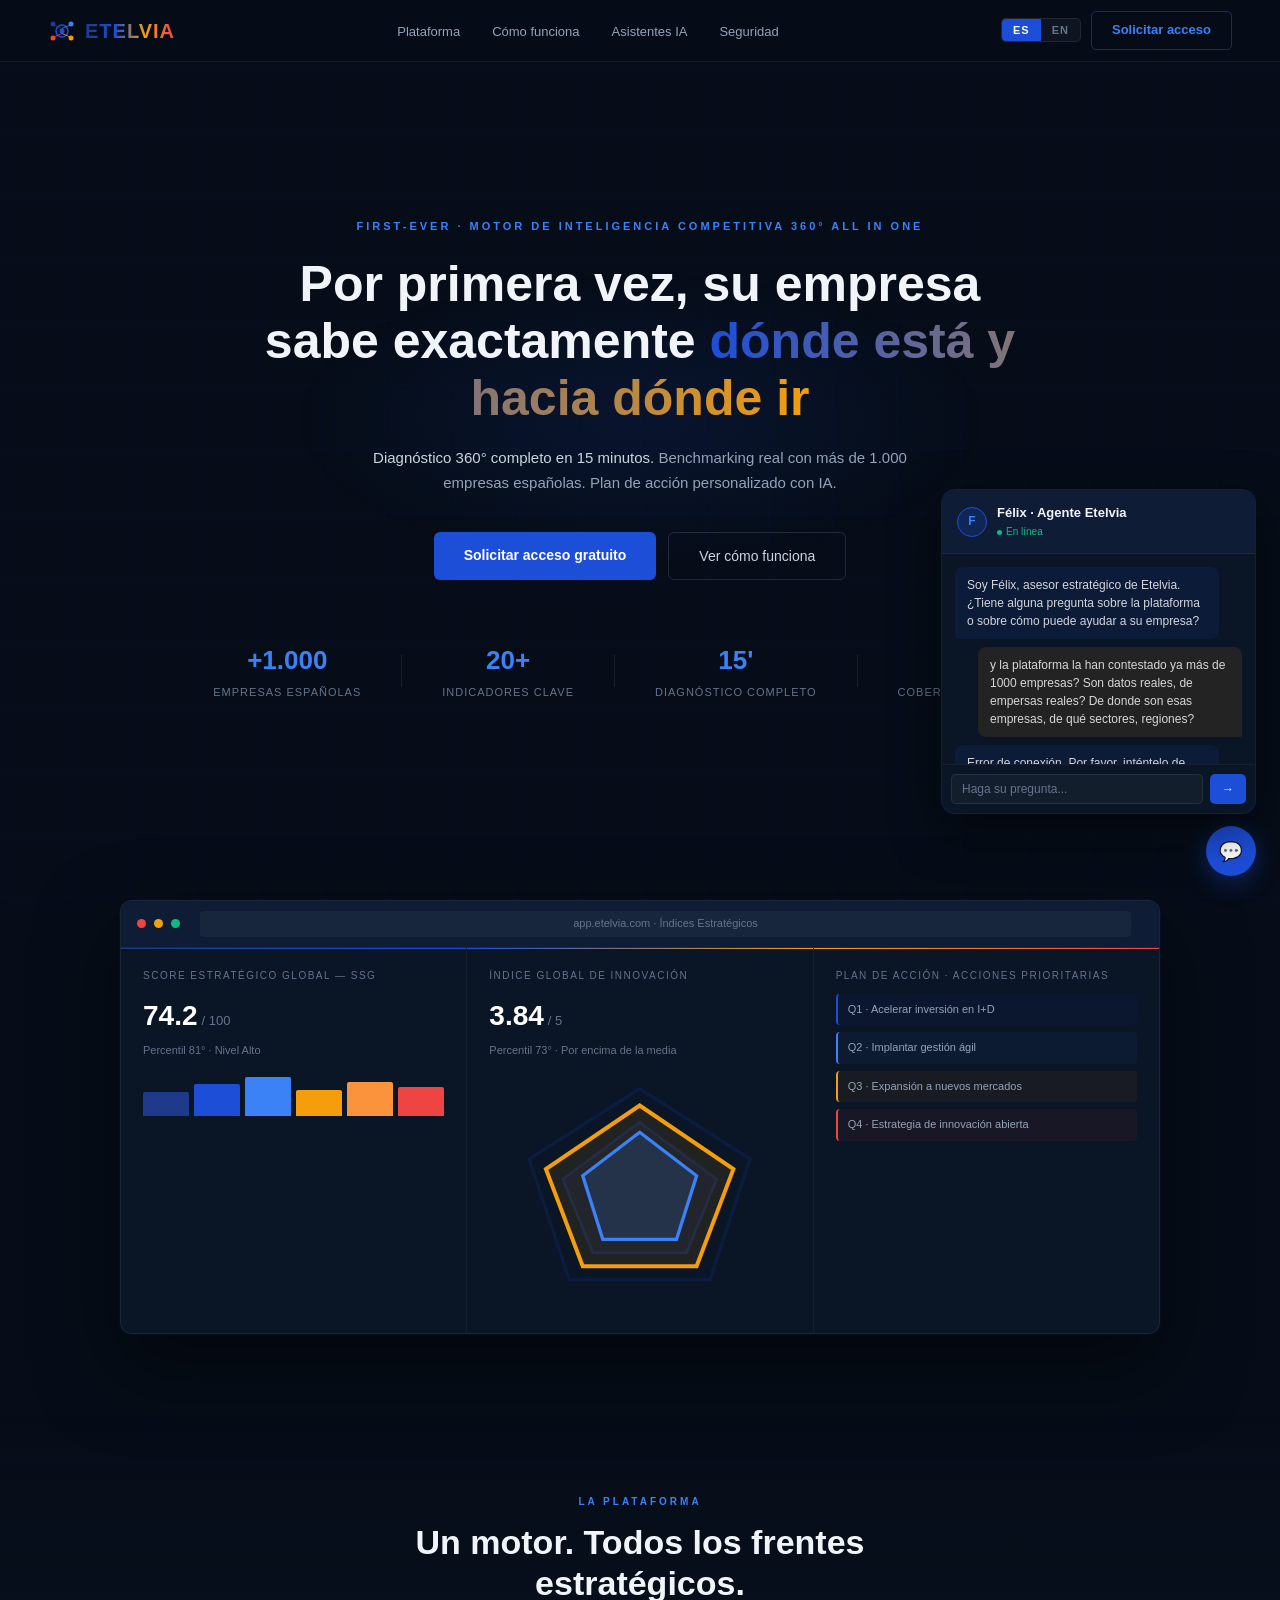
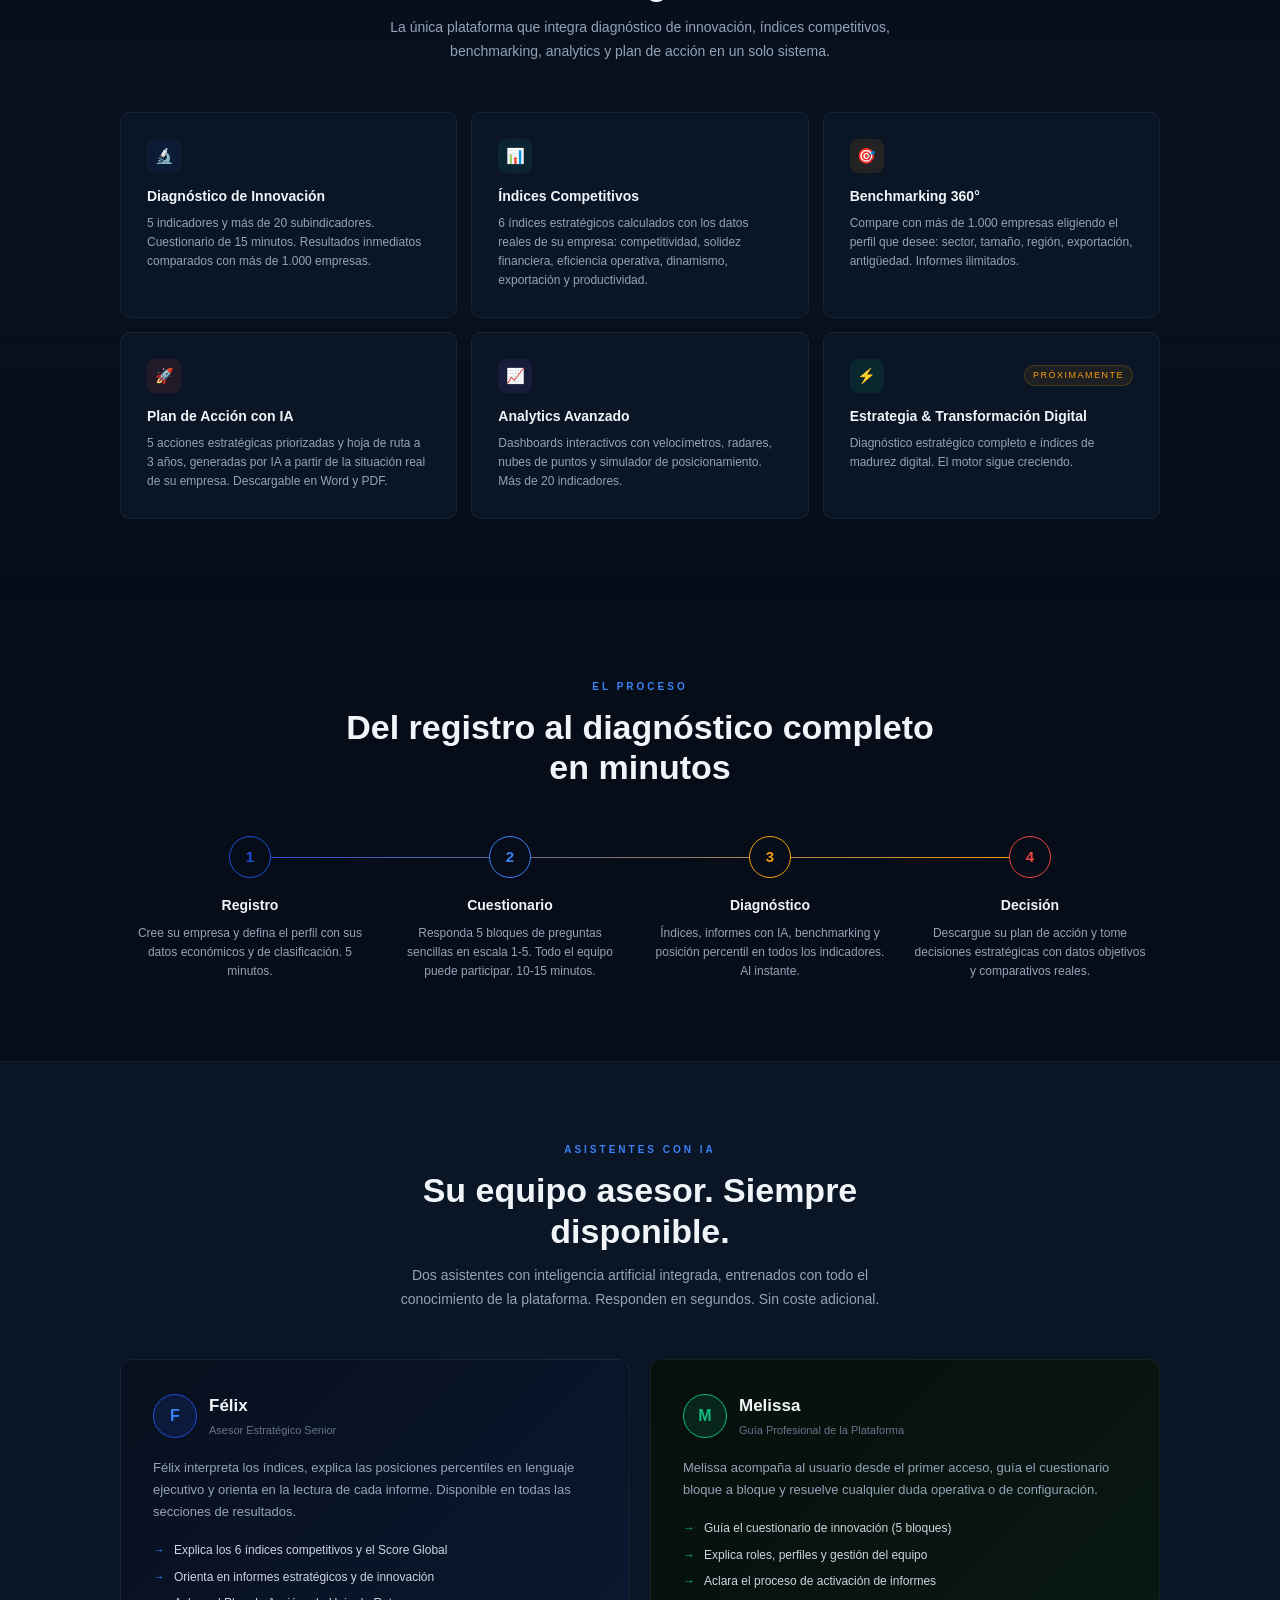
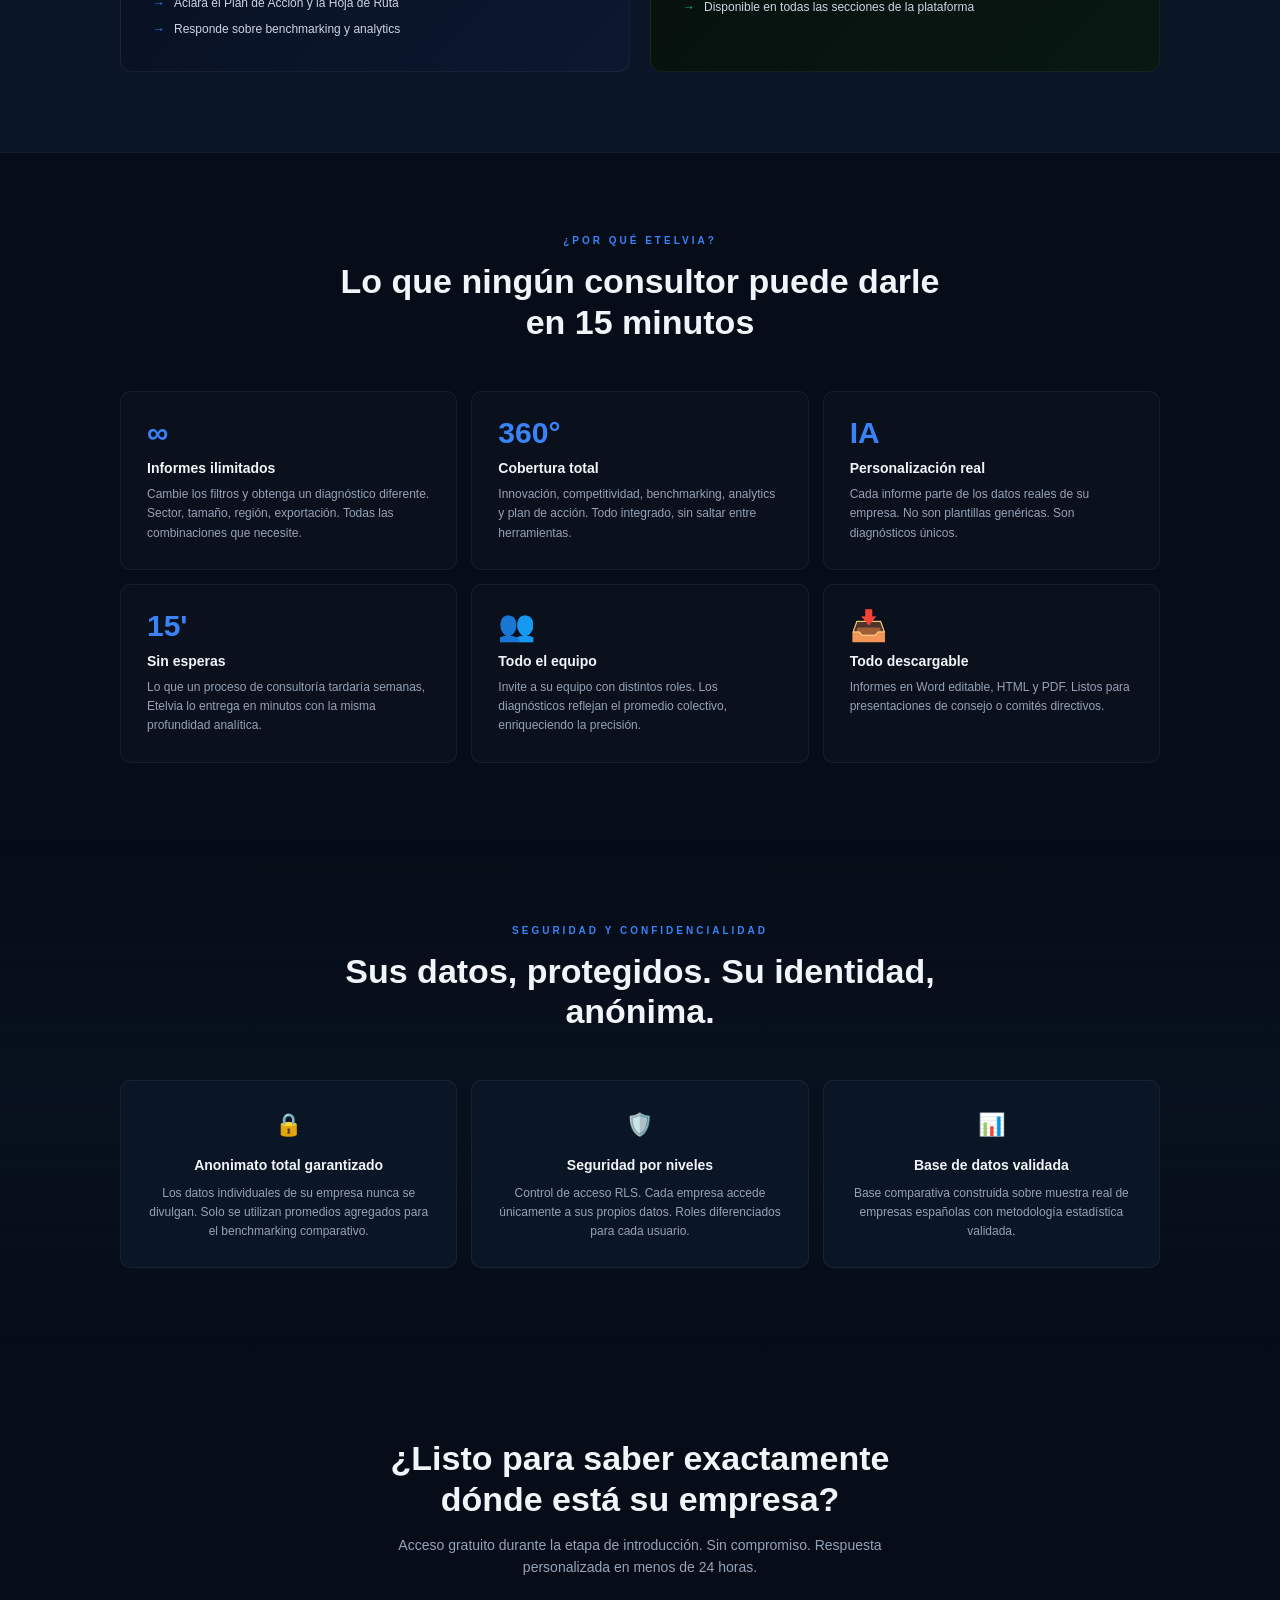
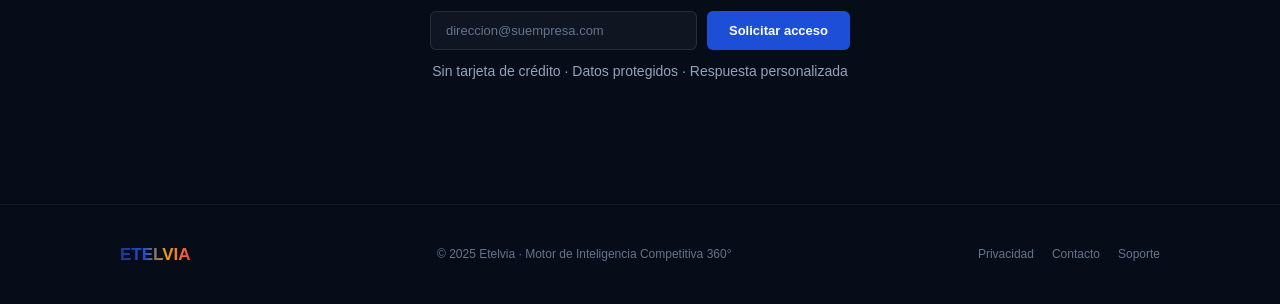
<file: etelvia.html>
<!DOCTYPE html>
<!-- saved from url=(0051)file:///C:/Users/isidr/Downloads/etelvia%20(1).html -->
<html lang="es"><head><meta http-equiv="Content-Type" content="text/html; charset=UTF-8">

<meta name="viewport" content="width=device-width, initial-scale=1.0">
<title>Etelvia — Motor de Inteligencia Competitiva 360°</title>
<link href="./etelvia_files/css2" rel="stylesheet">
<style>
:root{--bg:#060d18;--bg2:#0a1525;--bg3:#0e1d35;--azul1:#1e3a8a;--azul2:#1d4ed8;--azul3:#3b82f6;--ambar:#f59e0b;--rojo:#ef4444;--blanco:#f1f5f9;--gris1:#64748b;--gris2:#94a3b8;--gris3:#cbd5e1;--grad:linear-gradient(90deg,#1e3a8a,#1d4ed8,#f59e0b,#ef4444);--grad-s:linear-gradient(90deg,#1d4ed8,#f59e0b)}
*{margin:0;padding:0;box-sizing:border-box}
html{scroll-behavior:smooth}
body{background:var(--bg);color:var(--blanco);font-family:'Inter',sans-serif;font-size:15px;line-height:1.6;overflow-x:hidden}
body::before{content:'';position:fixed;inset:0;background-image:linear-gradient(rgba(29,78,216,.03) 1px,transparent 1px),linear-gradient(90deg,rgba(29,78,216,.03) 1px,transparent 1px);background-size:64px 64px;pointer-events:none;z-index:0}
nav{position:fixed;top:0;left:0;right:0;z-index:100;height:62px;padding:0 48px;display:flex;align-items:center;justify-content:space-between;background:rgba(6,13,24,.92);backdrop-filter:blur(16px);border-bottom:1px solid rgba(255,255,255,.06)}
.nav-logo{display:flex;align-items:center;gap:9px;text-decoration:none}
.nav-logo svg{width:28px;height:28px}
.nav-logo-text{font-family:'Syne',sans-serif;font-size:20px;font-weight:700;letter-spacing:1px;background:var(--grad);-webkit-background-clip:text;-webkit-text-fill-color:transparent;background-clip:text}
.nav-links{display:flex;gap:4px;list-style:none}
.nav-links a{color:var(--gris2);text-decoration:none;font-size:13px;font-weight:500;padding:7px 14px;border-radius:5px;transition:color .2s,background .2s}
.nav-links a:hover{color:var(--blanco);background:rgba(255,255,255,.05)}
.nav-right{display:flex;align-items:center;gap:10px}
.lang-toggle{display:flex;background:rgba(255,255,255,.04);border:1px solid rgba(255,255,255,.08);border-radius:5px;overflow:hidden}
.lang-btn{padding:5px 11px;font-size:11px;font-weight:600;letter-spacing:1px;cursor:pointer;border:none;background:transparent;color:var(--gris1);transition:all .2s}
.lang-btn.active{background:var(--azul2);color:#fff}
.btn-nav{padding:8px 20px;background:transparent;border:1px solid rgba(29,78,216,.5);border-radius:5px;color:var(--azul3);font-size:13px;font-weight:600;cursor:pointer;text-decoration:none;transition:background .2s,border-color .2s}
.btn-nav:hover{background:rgba(29,78,216,.1);border-color:var(--azul2)}
.hero{position:relative;z-index:1;min-height:100vh;display:flex;flex-direction:column;align-items:center;justify-content:center;text-align:center;padding:100px 48px 80px}
.hero-glow{position:absolute;top:30%;left:50%;transform:translateX(-50%);width:700px;height:300px;background:radial-gradient(ellipse,rgba(29,78,216,.12) 0%,transparent 70%);pointer-events:none}
.hero-eyebrow{font-size:11px;font-weight:600;letter-spacing:3px;text-transform:uppercase;color:var(--azul3);margin-bottom:20px;animation:up .7s ease both}
.hero-title{font-family:'Syne',sans-serif;font-size:clamp(26px,4vw,50px);font-weight:700;line-height:1.14;color:var(--blanco);max-width:800px;animation:up .7s ease .1s both}
.hero-title .acc{background:var(--grad-s);-webkit-background-clip:text;-webkit-text-fill-color:transparent;background-clip:text}
.hero-sub{font-size:15px;color:var(--gris2);font-weight:300;max-width:580px;margin-top:18px;line-height:1.7;animation:up .7s ease .2s both}
.hero-sub strong{color:var(--gris3);font-weight:500}
.hero-ctas{display:flex;gap:12px;margin-top:36px;animation:up .7s ease .3s both;flex-wrap:wrap;justify-content:center}
.btn-p{padding:12px 30px;background:var(--azul2);border:none;border-radius:6px;color:#fff;font-size:14px;font-weight:600;cursor:pointer;text-decoration:none;transition:background .2s,transform .2s}
.btn-p:hover{background:#2563eb;transform:translateY(-1px)}
.btn-g{padding:12px 30px;background:transparent;border:1px solid rgba(255,255,255,.12);border-radius:6px;color:var(--gris3);font-size:14px;font-weight:500;cursor:pointer;text-decoration:none;transition:border-color .2s,color .2s}
.btn-g:hover{border-color:rgba(255,255,255,.3);color:#fff}
.hero-nums{display:flex;gap:40px;margin-top:60px;animation:up .7s ease .4s both;flex-wrap:wrap;justify-content:center}
.hnum{text-align:center}
.hnum-v{font-family:'Syne',sans-serif;font-size:26px;font-weight:700;color:var(--azul3)}
.hnum-l{font-size:11px;color:var(--gris1);letter-spacing:1px;text-transform:uppercase;margin-top:3px}
.hsep{width:1px;background:rgba(255,255,255,.08);align-self:center;height:32px}
.mockup-wrap{position:relative;z-index:1;padding:0 48px 80px;display:flex;justify-content:center}
.mockup{max-width:1040px;width:100%;background:var(--bg2);border:1px solid rgba(255,255,255,.07);border-radius:12px;box-shadow:0 32px 80px rgba(0,0,0,.5),0 0 0 1px rgba(29,78,216,.08);overflow:hidden}
.mockup-bar{background:var(--bg3);padding:10px 16px;display:flex;align-items:center;gap:8px;border-bottom:1px solid rgba(255,255,255,.05)}
.mdot{width:9px;height:9px;border-radius:50%}
.murl{flex:1;margin:0 12px;background:rgba(255,255,255,.04);border-radius:4px;padding:4px 12px;font-size:11px;color:var(--gris1);text-align:center}
.mgrid{display:grid;grid-template-columns:repeat(3,1fr);gap:1px;background:rgba(255,255,255,.04)}
.mc{background:var(--bg2);padding:20px 22px;min-height:150px;position:relative;overflow:hidden}
.mc::after{content:'';position:absolute;top:0;left:0;right:0;height:1px}
.mc:nth-child(1)::after{background:linear-gradient(90deg,#1e3a8a,#1d4ed8)}
.mc:nth-child(2)::after{background:linear-gradient(90deg,#1d4ed8,#f59e0b)}
.mc:nth-child(3)::after{background:linear-gradient(90deg,#f59e0b,#ef4444)}
.mlbl{font-size:10px;color:var(--gris1);letter-spacing:1.5px;text-transform:uppercase;margin-bottom:10px}
.mval{font-family:'Syne',sans-serif;font-size:28px;font-weight:700;color:#fff}
.mval span{font-size:13px;color:var(--gris1);font-weight:400;margin-left:4px}
.msub{font-size:11px;color:var(--gris1);margin-top:4px}
.mbars{display:flex;gap:5px;align-items:flex-end;height:44px;margin-top:12px}
.mbar{flex:1;border-radius:2px 2px 0 0}
.macts{display:flex;flex-direction:column;gap:7px;margin-top:10px}
.mact{padding:7px 10px;border-radius:4px;font-size:11px;color:var(--gris2);border-left:2px solid}
section{position:relative;z-index:1;padding:80px 48px}
.inner{max-width:1040px;margin:0 auto}
.stag{font-size:10px;font-weight:700;letter-spacing:3px;text-transform:uppercase;color:var(--azul3);margin-bottom:12px}
.stitle{font-family:'Syne',sans-serif;font-size:clamp(20px,2.8vw,34px);font-weight:700;line-height:1.2;color:var(--blanco);max-width:620px}
.ssub{font-size:14px;color:var(--gris2);line-height:1.7;max-width:540px;margin-top:12px;font-weight:300}
.center{text-align:center;margin-left:auto;margin-right:auto}
.motor-bg{background:linear-gradient(180deg,transparent,rgba(10,21,37,.6),transparent)}
.mgrid2{display:grid;grid-template-columns:repeat(3,1fr);gap:14px;margin-top:48px}
.mmod{background:var(--bg2);border:1px solid rgba(255,255,255,.06);border-radius:10px;padding:26px;transition:border-color .3s,transform .3s}
.mmod:hover{border-color:rgba(29,78,216,.3);transform:translateY(-2px)}
.mmod-top{display:flex;align-items:center;justify-content:space-between;margin-bottom:12px}
.micon{width:34px;height:34px;border-radius:8px;display:flex;align-items:center;justify-content:center;font-size:15px}
.ib{background:rgba(29,78,216,.1)}
.it{background:rgba(20,184,166,.1)}
.ia{background:rgba(245,158,11,.1)}
.ir{background:rgba(239,68,68,.1)}
.ip{background:rgba(139,92,246,.1)}
.ig{background:rgba(16,185,129,.1)}
.bsoon{font-size:9px;letter-spacing:1.5px;text-transform:uppercase;color:var(--ambar);background:rgba(245,158,11,.08);border:1px solid rgba(245,158,11,.2);border-radius:100px;padding:2px 8px}
.mmod h3{font-size:14px;font-weight:600;color:var(--blanco);margin-bottom:7px}
.mmod p{font-size:12px;color:var(--gris2);line-height:1.6}
.steps-wrap{max-width:1040px;margin:0 auto}
.steps{display:grid;grid-template-columns:repeat(4,1fr);gap:0;margin-top:48px;position:relative}
.steps::before{content:'';position:absolute;top:21px;left:12%;right:12%;height:1px;background:linear-gradient(90deg,var(--azul2),var(--ambar))}
.step{display:flex;flex-direction:column;align-items:center;text-align:center;padding:0 14px}
.snum{width:42px;height:42px;border-radius:50%;display:flex;align-items:center;justify-content:center;font-family:'Syne',sans-serif;font-size:15px;font-weight:700;border:1px solid;background:var(--bg);position:relative;z-index:1;margin-bottom:16px}
.step:nth-child(1) .snum{color:var(--azul2);border-color:var(--azul2)}
.step:nth-child(2) .snum{color:var(--azul3);border-color:var(--azul3)}
.step:nth-child(3) .snum{color:var(--ambar);border-color:var(--ambar)}
.step:nth-child(4) .snum{color:var(--rojo);border-color:var(--rojo)}
.step h3{font-size:14px;font-weight:600;margin-bottom:7px;color:var(--blanco)}
.step p{font-size:12px;color:var(--gris2);line-height:1.6}
.abg{background:var(--bg2);border-top:1px solid rgba(255,255,255,.05);border-bottom:1px solid rgba(255,255,255,.05)}
.agrid{display:grid;grid-template-columns:1fr 1fr;gap:20px;margin-top:48px}
.acard{border-radius:12px;padding:32px;border:1px solid rgba(255,255,255,.06)}
.acard.fx{background:linear-gradient(135deg,#080f1e,#0b1830)}
.acard.ms{background:linear-gradient(135deg,#060f0c,#091812)}
.ahead{display:flex;align-items:center;gap:12px;margin-bottom:18px}
.aav{width:44px;height:44px;border-radius:50%;display:flex;align-items:center;justify-content:center;font-family:'Syne',sans-serif;font-size:16px;font-weight:700;flex-shrink:0}
.fx .aav{background:rgba(29,78,216,.15);border:1.5px solid var(--azul2);color:var(--azul3)}
.ms .aav{background:rgba(16,185,129,.12);border:1.5px solid #10b981;color:#10b981}
.aname{font-family:'Syne',sans-serif;font-size:17px;font-weight:700}
.arole{font-size:11px;color:var(--gris1);margin-top:2px}
.adesc{font-size:13px;color:var(--gris2);line-height:1.7;margin-bottom:18px}
.alist{list-style:none;display:flex;flex-direction:column;gap:7px}
.alist li{display:flex;gap:9px;font-size:12px;color:var(--gris3)}
.alist li::before{content:'→';flex-shrink:0;font-weight:600}
.fx .alist li::before{color:var(--azul3)}
.ms .alist li::before{color:#10b981}
.dgrid{display:grid;grid-template-columns:repeat(3,1fr);gap:14px;margin-top:48px}
.di{padding:26px;border-radius:10px;background:rgba(255,255,255,.02);border:1px solid rgba(255,255,255,.05);transition:border-color .3s}
.di:hover{border-color:rgba(29,78,216,.25)}
.dn{font-family:'Syne',sans-serif;font-size:30px;font-weight:700;color:var(--azul3);line-height:1;margin-bottom:9px}
.di h3{font-size:14px;font-weight:600;margin-bottom:6px;color:var(--blanco)}
.di p{font-size:12px;color:var(--gris2);line-height:1.6}
.cgrid{display:grid;grid-template-columns:repeat(3,1fr);gap:14px;margin-top:48px}
.cc{background:var(--bg2);border:1px solid rgba(255,255,255,.06);border-radius:10px;padding:26px;text-align:center}
.ci{font-size:22px;margin-bottom:12px}
.cc h3{font-size:14px;font-weight:600;margin-bottom:7px;color:var(--blanco)}
.cc p{font-size:12px;color:var(--gris2);line-height:1.6}
.cta-s{text-align:center;padding:90px 48px}
.cta-i{max-width:560px;margin:0 auto}
.cta-i h2{font-family:'Syne',sans-serif;font-size:clamp(20px,2.8vw,34px);font-weight:700;color:var(--blanco);line-height:1.2;margin-bottom:14px}
.cta-i p{font-size:14px;color:var(--gris2);margin-bottom:32px}
.frow{display:flex;gap:10px;max-width:420px;margin:0 auto;flex-wrap:wrap;justify-content:center}
.frow input{flex:1;min-width:190px;padding:11px 15px;background:rgba(255,255,255,.04);border:1px solid rgba(255,255,255,.1);border-radius:6px;color:#fff;font-size:13px;font-family:'Inter',sans-serif;outline:none;transition:border-color .2s}
.frow input:focus{border-color:var(--azul2)}
.frow input::placeholder{color:var(--gris1)}
.frow button{padding:11px 22px;background:var(--azul2);border:none;border-radius:6px;color:#fff;font-size:13px;font-weight:600;cursor:pointer;font-family:'Inter',sans-serif;transition:background .2s,transform .2s}
.frow button:hover{background:#2563eb;transform:translateY(-1px)}
.fnote{font-size:11px;color:var(--gris1);margin-top:10px}
footer{border-top:1px solid rgba(255,255,255,.05);padding:36px 48px;position:relative;z-index:1}
.ftr{max-width:1040px;margin:0 auto;display:flex;justify-content:space-between;align-items:center;flex-wrap:wrap;gap:14px}
.flogo{font-family:'Syne',sans-serif;font-size:17px;font-weight:700;background:var(--grad);-webkit-background-clip:text;-webkit-text-fill-color:transparent;background-clip:text}
.fcopy{font-size:12px;color:var(--gris1)}
.flinks{display:flex;gap:18px}
.flinks a{font-size:12px;color:var(--gris1);text-decoration:none;transition:color .2s}
.flinks a:hover{color:var(--blanco)}
.chatbot{position:fixed;bottom:24px;right:24px;z-index:200}
.chat-btn{width:50px;height:50px;border-radius:50%;background:var(--azul2);border:none;cursor:pointer;display:flex;align-items:center;justify-content:center;font-size:19px;box-shadow:0 6px 24px rgba(29,78,216,.4);transition:transform .2s,box-shadow .2s}
.chat-btn:hover{transform:scale(1.06);box-shadow:0 10px 32px rgba(29,78,216,.6)}
.chat-panel{position:absolute;bottom:62px;right:0;width:315px;background:var(--bg2);border:1px solid rgba(29,78,216,.2);border-radius:14px;overflow:hidden;box-shadow:0 16px 48px rgba(0,0,0,.5);display:none}
.chat-panel.open{display:block}
.chdr{background:var(--bg3);padding:13px 15px;border-bottom:1px solid rgba(255,255,255,.05);display:flex;align-items:center;gap:10px}
.chav{width:30px;height:30px;border-radius:50%;background:rgba(29,78,216,.2);border:1.5px solid var(--azul2);display:flex;align-items:center;justify-content:center;font-family:'Syne',sans-serif;font-size:12px;font-weight:700;color:var(--azul3)}
.chname{font-size:13px;font-weight:600}
.chst{font-size:10px;color:#10b981;display:flex;align-items:center;gap:4px}
.chst::before{content:'';width:5px;height:5px;border-radius:50%;background:#10b981}
.cmsgs{padding:13px;min-height:130px;max-height:210px;overflow-y:auto;display:flex;flex-direction:column;gap:8px}
.cmsg{padding:9px 12px;border-radius:8px 8px 8px 2px;font-size:12px;color:rgba(255,255,255,.82);line-height:1.5;max-width:92%;background:rgba(29,78,216,.1)}
.cmsg.u{background:rgba(245,158,11,.1);border-radius:8px 8px 2px 8px;align-self:flex-end}
.cmsg.ty{color:var(--gris1);font-style:italic}
.cinput{padding:9px;border-top:1px solid rgba(255,255,255,.05);display:flex;gap:7px}
.cinput input{flex:1;background:rgba(255,255,255,.04);border:1px solid rgba(255,255,255,.08);border-radius:5px;padding:7px 10px;color:#fff;font-size:12px;font-family:'Inter',sans-serif;outline:none}
.cinput input::placeholder{color:var(--gris1)}
.cinput button{padding:7px 12px;background:var(--azul2);border:none;border-radius:5px;color:#fff;font-size:12px;cursor:pointer;transition:background .2s}
.cinput button:hover{background:#2563eb}
@keyframes up{from{opacity:0;transform:translateY(20px)}to{opacity:1;transform:translateY(0)}}
[lang-en]{display:none}
body.en [lang-es]{display:none}
body.en [lang-en]{display:block}
body.en span[lang-en]{display:inline}
body.en span[lang-es]{display:none}
span[lang-en]{display:none}
@media(max-width:768px){nav{padding:0 20px}.nav-links{display:none}section{padding:60px 24px}.mgrid2,.dgrid,.cgrid{grid-template-columns:1fr}.agrid{grid-template-columns:1fr}.steps{grid-template-columns:1fr 1fr}.steps::before{display:none}.mgrid{grid-template-columns:1fr}.hero-nums{gap:18px}.hsep{display:none}.mockup-wrap{padding:0 20px 60px}}
</style>
</head>
<body>

<nav>
  <a href="file:///C:/Users/isidr/Downloads/etelvia%20(1).html#" class="nav-logo">
    <svg viewBox="0 0 28 28" fill="none">
      <circle cx="14" cy="14" r="6" stroke="#1d4ed8" stroke-width="1.5"></circle>
      <circle cx="14" cy="14" r="2.5" fill="#1d4ed8"></circle>
      <circle cx="23" cy="7" r="2.5" fill="#3b82f6"></circle>
      <circle cx="5" cy="7" r="2.5" fill="#1e3a8a"></circle>
      <circle cx="23" cy="21" r="2.5" fill="#f59e0b"></circle>
      <circle cx="5" cy="21" r="2.5" fill="#ef4444"></circle>
      <line x1="14" y1="11.5" x2="21" y2="8.5" stroke="#3b82f6" stroke-width="0.8"></line>
      <line x1="14" y1="11.5" x2="7" y2="8.5" stroke="#1e3a8a" stroke-width="0.8"></line>
      <line x1="14" y1="16.5" x2="21" y2="19.5" stroke="#f59e0b" stroke-width="0.8"></line>
      <line x1="14" y1="16.5" x2="7" y2="19.5" stroke="#ef4444" stroke-width="0.8"></line>
    </svg>
    <span class="nav-logo-text">ETELVIA</span>
  </a>
  <ul class="nav-links">
    <li><a href="file:///C:/Users/isidr/Downloads/etelvia%20(1).html#motor"><span lang-es="">Plataforma</span><span lang-en="">Platform</span></a></li>
    <li><a href="file:///C:/Users/isidr/Downloads/etelvia%20(1).html#como"><span lang-es="">Cómo funciona</span><span lang-en="">How it works</span></a></li>
    <li><a href="file:///C:/Users/isidr/Downloads/etelvia%20(1).html#asistentes"><span lang-es="">Asistentes IA</span><span lang-en="">AI Assistants</span></a></li>
    <li><a href="file:///C:/Users/isidr/Downloads/etelvia%20(1).html#confianza"><span lang-es="">Seguridad</span><span lang-en="">Security</span></a></li>
  </ul>
  <div class="nav-right">
    <div class="lang-toggle">
      <button class="lang-btn active" onclick="setLang(&#39;es&#39;)">ES</button>
      <button class="lang-btn" onclick="setLang(&#39;en&#39;)">EN</button>
    </div>
    <a href="file:///C:/Users/isidr/Downloads/etelvia%20(1).html#cta" class="btn-nav"><span lang-es="">Solicitar acceso</span><span lang-en="">Request access</span></a>
  </div>
</nav>

<section class="hero" id="inicio">
  <div class="hero-glow"></div>
  <div class="hero-eyebrow"><span lang-es="">First-ever · Motor de Inteligencia Competitiva 360° All In One</span><span lang-en="">First-ever · 360° Competitive Intelligence Engine All In One</span></div>
  <h1 class="hero-title">
    <span lang-es="">Por primera vez, su empresa sabe exactamente <span class="acc">dónde está y hacia dónde ir</span></span>
    <span lang-en="">For the first time, your company knows exactly <span class="acc">where it stands and where to go</span></span>
  </h1>
  <p class="hero-sub">
    <span lang-es=""><strong>Diagnóstico 360° completo en 15 minutos.</strong> Benchmarking real con más de 1.000 empresas españolas. Plan de acción personalizado con IA.</span>
    <span lang-en=""><strong>Complete 360° diagnosis in 15 minutes.</strong> Real benchmarking with 1,000+ Spanish companies. Personalized AI action plan.</span>
  </p>
  <div class="hero-ctas">
    <a href="file:///C:/Users/isidr/Downloads/etelvia%20(1).html#cta" class="btn-p"><span lang-es="">Solicitar acceso gratuito</span><span lang-en="">Request free access</span></a>
    <a href="file:///C:/Users/isidr/Downloads/etelvia%20(1).html#como" class="btn-g"><span lang-es="">Ver cómo funciona</span><span lang-en="">See how it works</span></a>
  </div>
  <div class="hero-nums">
    <div class="hnum"><div class="hnum-v">+1.000</div><div class="hnum-l"><span lang-es="">Empresas españolas</span><span lang-en="">Spanish companies</span></div></div>
    <div class="hsep"></div>
    <div class="hnum"><div class="hnum-v">20+</div><div class="hnum-l"><span lang-es="">Indicadores clave</span><span lang-en="">Key indicators</span></div></div>
    <div class="hsep"></div>
    <div class="hnum"><div class="hnum-v">15'</div><div class="hnum-l"><span lang-es="">Diagnóstico completo</span><span lang-en="">Full diagnosis</span></div></div>
    <div class="hsep"></div>
    <div class="hnum"><div class="hnum-v">360°</div><div class="hnum-l"><span lang-es="">Cobertura estratégica</span><span lang-en="">Strategic coverage</span></div></div>
  </div>
</section>

<div class="mockup-wrap">
  <div class="mockup">
    <div class="mockup-bar">
      <div class="mdot" style="background:#ef4444"></div>
      <div class="mdot" style="background:#f59e0b"></div>
      <div class="mdot" style="background:#10b981"></div>
      <div class="murl">app.etelvia.com · <span lang-es="">Índices Estratégicos</span><span lang-en="">Strategic Indices</span></div>
    </div>
    <div class="mgrid">
      <div class="mc">
        <div class="mlbl">Score Estratégico Global — SSG</div>
        <div class="mval">74.2<span>/ 100</span></div>
        <div class="msub"><span lang-es="">Percentil 81° · Nivel Alto</span><span lang-en="">81st Percentile · High Level</span></div>
        <div class="mbars">
          <div class="mbar" style="height:55%;background:#1e3a8a"></div>
          <div class="mbar" style="height:72%;background:#1d4ed8"></div>
          <div class="mbar" style="height:88%;background:#3b82f6"></div>
          <div class="mbar" style="height:60%;background:#f59e0b"></div>
          <div class="mbar" style="height:78%;background:#fb923c"></div>
          <div class="mbar" style="height:65%;background:#ef4444"></div>
        </div>
      </div>
      <div class="mc">
        <div class="mlbl"><span lang-es="">Índice Global de Innovación</span><span lang-en="">Global Innovation Index</span></div>
        <div class="mval">3.84<span>/ 5</span></div>
        <div class="msub"><span lang-es="">Percentil 73° · Por encima de la media</span><span lang-en="">73rd Percentile · Above average</span></div>
        <svg viewBox="0 0 90 70" style="width:100%;margin-top:12px">
          <polygon points="45,5 78,26 66,62 24,62 12,26" fill="none" stroke="rgba(29,78,216,.15)" stroke-width="1"></polygon>
          <polygon points="45,15 68,32 59,54 31,54 22,32" fill="rgba(29,78,216,.06)" stroke="rgba(29,78,216,.2)" stroke-width="0.8"></polygon>
          <polygon points="45,10 73,29 62,58 28,58 17,29" fill="rgba(245,158,11,.1)" stroke="#f59e0b" stroke-width="1.2"></polygon>
          <polygon points="45,18 62,31 56,50 34,50 28,31" fill="rgba(59,130,246,.15)" stroke="#3b82f6" stroke-width="1"></polygon>
        </svg>
      </div>
      <div class="mc">
        <div class="mlbl"><span lang-es="">Plan de Acción · Acciones prioritarias</span><span lang-en="">Action Plan · Priority actions</span></div>
        <div class="macts">
          <div class="mact" style="border-color:#1d4ed8;background:rgba(29,78,216,.06)"><span lang-es="">Q1 · Acelerar inversión en I+D</span><span lang-en="">Q1 · Accelerate R&amp;D investment</span></div>
          <div class="mact" style="border-color:#3b82f6;background:rgba(59,130,246,.06)"><span lang-es="">Q2 · Implantar gestión ágil</span><span lang-en="">Q2 · Implement agile management</span></div>
          <div class="mact" style="border-color:#f59e0b;background:rgba(245,158,11,.06)"><span lang-es="">Q3 · Expansión a nuevos mercados</span><span lang-en="">Q3 · New market expansion</span></div>
          <div class="mact" style="border-color:#ef4444;background:rgba(239,68,68,.06)"><span lang-es="">Q4 · Estrategia de innovación abierta</span><span lang-en="">Q4 · Open innovation strategy</span></div>
        </div>
      </div>
    </div>
  </div>
</div>

<section class="motor-bg" id="motor">
  <div class="inner">
    <div class="center">
      <div class="stag"><span lang-es="">La plataforma</span><span lang-en="">The platform</span></div>
      <h2 class="stitle center"><span lang-es="">Un motor. Todos los frentes estratégicos.</span><span lang-en="">One engine. Every strategic front.</span></h2>
      <p class="ssub center"><span lang-es="">La única plataforma que integra diagnóstico de innovación, índices competitivos, benchmarking, analytics y plan de acción en un solo sistema.</span><span lang-en="">The only platform integrating innovation diagnosis, competitive indices, benchmarking, analytics and action plan in one system.</span></p>
    </div>
    <div class="mgrid2">
      <div class="mmod"><div class="mmod-top"><div class="micon ib">🔬</div></div><h3><span lang-es="">Diagnóstico de Innovación</span><span lang-en="">Innovation Diagnosis</span></h3><p><span lang-es="">5 indicadores y más de 20 subindicadores. Cuestionario de 15 minutos. Resultados inmediatos comparados con más de 1.000 empresas.</span><span lang-en="">5 indicators and 20+ subindicators. 15-minute questionnaire. Immediate results compared to 1,000+ companies.</span></p></div>
      <div class="mmod"><div class="mmod-top"><div class="micon it">📊</div></div><h3><span lang-es="">Índices Competitivos</span><span lang-en="">Competitive Indices</span></h3><p><span lang-es="">6 índices estratégicos calculados con los datos reales de su empresa: competitividad, solidez financiera, eficiencia operativa, dinamismo, exportación y productividad.</span><span lang-en="">6 strategic indices from your real data: competitiveness, financial strength, operational efficiency, dynamism, export and productivity.</span></p></div>
      <div class="mmod"><div class="mmod-top"><div class="micon ia">🎯</div></div><h3><span lang-es="">Benchmarking 360°</span><span lang-en="">360° Benchmarking</span></h3><p><span lang-es="">Compare con más de 1.000 empresas eligiendo el perfil que desee: sector, tamaño, región, exportación, antigüedad. Informes ilimitados.</span><span lang-en="">Compare with 1,000+ companies choosing your profile: sector, size, region, export, age. Unlimited reports.</span></p></div>
      <div class="mmod"><div class="mmod-top"><div class="micon ir">🚀</div></div><h3><span lang-es="">Plan de Acción con IA</span><span lang-en="">AI Action Plan</span></h3><p><span lang-es="">5 acciones estratégicas priorizadas y hoja de ruta a 3 años, generadas por IA a partir de la situación real de su empresa. Descargable en Word y PDF.</span><span lang-en="">5 prioritized strategic actions and 3-year roadmap, AI-generated from your real situation. Downloadable in Word and PDF.</span></p></div>
      <div class="mmod"><div class="mmod-top"><div class="micon ip">📈</div></div><h3><span lang-es="">Analytics Avanzado</span><span lang-en="">Advanced Analytics</span></h3><p><span lang-es="">Dashboards interactivos con velocímetros, radares, nubes de puntos y simulador de posicionamiento. Más de 20 indicadores.</span><span lang-en="">Interactive dashboards with gauges, radars, scatter plots and positioning simulator. 20+ indicators.</span></p></div>
      <div class="mmod"><div class="mmod-top"><div class="micon ig">⚡</div><span class="bsoon"><span lang-es="">Próximamente</span><span lang-en="">Coming soon</span></span></div><h3><span lang-es="">Estrategia &amp; Transformación Digital</span><span lang-en="">Strategy &amp; Digital Transformation</span></h3><p><span lang-es="">Diagnóstico estratégico completo e índices de madurez digital. El motor sigue creciendo.</span><span lang-en="">Full strategic diagnosis and digital maturity indices. The engine keeps growing.</span></p></div>
    </div>
  </div>
</section>

<section id="como">
  <div class="steps-wrap">
    <div class="center">
      <div class="stag"><span lang-es="">El proceso</span><span lang-en="">The process</span></div>
      <h2 class="stitle center"><span lang-es="">Del registro al diagnóstico completo en minutos</span><span lang-en="">From registration to full diagnosis in minutes</span></h2>
    </div>
    <div class="steps">
      <div class="step"><div class="snum">1</div><h3><span lang-es="">Registro</span><span lang-en="">Register</span></h3><p><span lang-es="">Cree su empresa y defina el perfil con sus datos económicos y de clasificación. 5 minutos.</span><span lang-en="">Create your company and define your profile with economic and classification data. 5 minutes.</span></p></div>
      <div class="step"><div class="snum">2</div><h3><span lang-es="">Cuestionario</span><span lang-en="">Questionnaire</span></h3><p><span lang-es="">Responda 5 bloques de preguntas sencillas en escala 1-5. Todo el equipo puede participar. 10-15 minutos.</span><span lang-en="">Answer 5 blocks of simple 1-5 scale questions. Your entire team can participate. 10-15 minutes.</span></p></div>
      <div class="step"><div class="snum">3</div><h3><span lang-es="">Diagnóstico</span><span lang-en="">Diagnosis</span></h3><p><span lang-es="">Índices, informes con IA, benchmarking y posición percentil en todos los indicadores. Al instante.</span><span lang-en="">Indices, AI reports, benchmarking and percentile position across all indicators. Instantly.</span></p></div>
      <div class="step"><div class="snum">4</div><h3><span lang-es="">Decisión</span><span lang-en="">Decision</span></h3><p><span lang-es="">Descargue su plan de acción y tome decisiones estratégicas con datos objetivos y comparativos reales.</span><span lang-en="">Download your action plan and make strategic decisions with objective comparative data.</span></p></div>
    </div>
  </div>
</section>

<section class="abg" id="asistentes">
  <div class="inner">
    <div class="center">
      <div class="stag"><span lang-es="">Asistentes con IA</span><span lang-en="">AI-powered assistants</span></div>
      <h2 class="stitle center"><span lang-es="">Su equipo asesor. Siempre disponible.</span><span lang-en="">Your advisory team. Always available.</span></h2>
      <p class="ssub center"><span lang-es="">Dos asistentes con inteligencia artificial integrada, entrenados con todo el conocimiento de la plataforma. Responden en segundos. Sin coste adicional.</span><span lang-en="">Two AI-powered assistants trained on all platform knowledge. They respond in seconds. No additional cost.</span></p>
    </div>
    <div class="agrid">
      <div class="acard fx">
        <div class="ahead"><div class="aav">F</div><div><div class="aname">Félix</div><div class="arole"><span lang-es="">Asesor Estratégico Senior</span><span lang-en="">Senior Strategic Advisor</span></div></div></div>
        <p class="adesc"><span lang-es="">Félix interpreta los índices, explica las posiciones percentiles en lenguaje ejecutivo y orienta en la lectura de cada informe. Disponible en todas las secciones de resultados.</span><span lang-en="">Félix interprets indices, explains percentile positions in executive language and guides through each report. Available in all results sections.</span></p>
        <ul class="alist">
          <li><span lang-es="">Explica los 6 índices competitivos y el Score Global</span><span lang-en="">Explains the 6 competitive indices and Global Score</span></li>
          <li><span lang-es="">Orienta en informes estratégicos y de innovación</span><span lang-en="">Guides through strategic and innovation reports</span></li>
          <li><span lang-es="">Aclara el Plan de Acción y la Hoja de Ruta</span><span lang-en="">Clarifies the Action Plan and Roadmap</span></li>
          <li><span lang-es="">Responde sobre benchmarking y analytics</span><span lang-en="">Answers benchmarking and analytics questions</span></li>
        </ul>
      </div>
      <div class="acard ms">
        <div class="ahead"><div class="aav" style="border-color:#10b981;color:#10b981;background:rgba(16,185,129,.12)">M</div><div><div class="aname">Melissa</div><div class="arole"><span lang-es="">Guía Profesional de la Plataforma</span><span lang-en="">Professional Platform Guide</span></div></div></div>
        <p class="adesc"><span lang-es="">Melissa acompaña al usuario desde el primer acceso, guía el cuestionario bloque a bloque y resuelve cualquier duda operativa o de configuración.</span><span lang-en="">Melissa accompanies users from first access, guides the questionnaire block by block and resolves any operational or setup question.</span></p>
        <ul class="alist">
          <li><span lang-es="">Guía el cuestionario de innovación (5 bloques)</span><span lang-en="">Guides the innovation questionnaire (5 blocks)</span></li>
          <li><span lang-es="">Explica roles, perfiles y gestión del equipo</span><span lang-en="">Explains roles, profiles and team management</span></li>
          <li><span lang-es="">Aclara el proceso de activación de informes</span><span lang-en="">Clarifies the report activation process</span></li>
          <li><span lang-es="">Disponible en todas las secciones de la plataforma</span><span lang-en="">Available in all platform sections</span></li>
        </ul>
      </div>
    </div>
  </div>
</section>

<section id="diferencial">
  <div class="inner">
    <div class="center">
      <div class="stag"><span lang-es="">¿Por qué Etelvia?</span><span lang-en="">Why Etelvia?</span></div>
      <h2 class="stitle center"><span lang-es="">Lo que ningún consultor puede darle en 15 minutos</span><span lang-en="">What no consultant can give you in 15 minutes</span></h2>
    </div>
    <div class="dgrid">
      <div class="di"><div class="dn">∞</div><h3><span lang-es="">Informes ilimitados</span><span lang-en="">Unlimited reports</span></h3><p><span lang-es="">Cambie los filtros y obtenga un diagnóstico diferente. Sector, tamaño, región, exportación. Todas las combinaciones que necesite.</span><span lang-en="">Change filters and get a different diagnosis. Sector, size, region, export. All combinations you need.</span></p></div>
      <div class="di"><div class="dn">360°</div><h3><span lang-es="">Cobertura total</span><span lang-en="">Total coverage</span></h3><p><span lang-es="">Innovación, competitividad, benchmarking, analytics y plan de acción. Todo integrado, sin saltar entre herramientas.</span><span lang-en="">Innovation, competitiveness, benchmarking, analytics and action plan. All integrated, no jumping between tools.</span></p></div>
      <div class="di"><div class="dn">IA</div><h3><span lang-es="">Personalización real</span><span lang-en="">Real personalization</span></h3><p><span lang-es="">Cada informe parte de los datos reales de su empresa. No son plantillas genéricas. Son diagnósticos únicos.</span><span lang-en="">Every report starts from your real data. No generic templates. Unique diagnoses.</span></p></div>
      <div class="di"><div class="dn">15'</div><h3><span lang-es="">Sin esperas</span><span lang-en="">No waiting</span></h3><p><span lang-es="">Lo que un proceso de consultoría tardaría semanas, Etelvia lo entrega en minutos con la misma profundidad analítica.</span><span lang-en="">What consulting would take weeks, Etelvia delivers in minutes with the same analytical depth.</span></p></div>
      <div class="di"><div class="dn">👥</div><h3><span lang-es="">Todo el equipo</span><span lang-en="">The whole team</span></h3><p><span lang-es="">Invite a su equipo con distintos roles. Los diagnósticos reflejan el promedio colectivo, enriqueciendo la precisión.</span><span lang-en="">Invite your team with different roles. Diagnoses reflect the collective average, enriching precision.</span></p></div>
      <div class="di"><div class="dn">📥</div><h3><span lang-es="">Todo descargable</span><span lang-en="">Everything downloadable</span></h3><p><span lang-es="">Informes en Word editable, HTML y PDF. Listos para presentaciones de consejo o comités directivos.</span><span lang-en="">Reports in editable Word, HTML and PDF. Ready for board or management committee presentations.</span></p></div>
    </div>
  </div>
</section>

<section id="confianza" style="background:linear-gradient(180deg,transparent,rgba(10,21,37,.5),transparent)">
  <div class="inner">
    <div class="center">
      <div class="stag"><span lang-es="">Seguridad y confidencialidad</span><span lang-en="">Security and confidentiality</span></div>
      <h2 class="stitle center"><span lang-es="">Sus datos, protegidos. Su identidad, anónima.</span><span lang-en="">Your data, protected. Your identity, anonymous.</span></h2>
    </div>
    <div class="cgrid">
      <div class="cc"><div class="ci">🔒</div><h3><span lang-es="">Anonimato total garantizado</span><span lang-en="">Total anonymity guaranteed</span></h3><p><span lang-es="">Los datos individuales de su empresa nunca se divulgan. Solo se utilizan promedios agregados para el benchmarking comparativo.</span><span lang-en="">Your individual data is never disclosed. Only aggregated averages are used for comparative benchmarking.</span></p></div>
      <div class="cc"><div class="ci">🛡️</div><h3><span lang-es="">Seguridad por niveles</span><span lang-en="">Role-level security</span></h3><p><span lang-es="">Control de acceso RLS. Cada empresa accede únicamente a sus propios datos. Roles diferenciados para cada usuario.</span><span lang-en="">RLS access control. Each company accesses only its own data. Differentiated roles for each user.</span></p></div>
      <div class="cc"><div class="ci">📊</div><h3><span lang-es="">Base de datos validada</span><span lang-en="">Validated database</span></h3><p><span lang-es="">Base comparativa construida sobre muestra real de empresas españolas con metodología estadística validada.</span><span lang-en="">Comparative base built on a real sample of Spanish companies with validated statistical methodology.</span></p></div>
    </div>
  </div>
</section>

<section class="cta-s" id="cta">
  <div class="cta-i">
    <h2><span lang-es="">¿Listo para saber exactamente dónde está su empresa?</span><span lang-en="">Ready to know exactly where your company stands?</span></h2>
    <p><span lang-es="">Acceso gratuito durante la etapa de introducción. Sin compromiso. Respuesta personalizada en menos de 24 horas.</span><span lang-en="">Free access during the introduction period. No commitment. Personalized response within 24 hours.</span></p>
    <div class="frow">
      <input type="email" id="email-cta" placeholder="direccion@suempresa.com">
      <button onclick="submitCTA()"><span lang-es="">Solicitar acceso</span><span lang-en="">Request access</span></button>
    </div>
    <p class="fnote"><span lang-es="">Sin tarjeta de crédito · Datos protegidos · Respuesta personalizada</span><span lang-en="">No credit card · Protected data · Personalized response</span></p>
  </div>
</section>

<footer>
  <div class="ftr">
    <div class="flogo">ETELVIA</div>
    <div class="fcopy">© 2025 Etelvia · <span lang-es="">Motor de Inteligencia Competitiva 360°</span><span lang-en="">360° Competitive Intelligence Engine</span></div>
    <div class="flinks">
      <a href="file:///C:/Users/isidr/Downloads/etelvia%20(1).html#"><span lang-es="">Privacidad</span><span lang-en="">Privacy</span></a>
      <a href="file:///C:/Users/isidr/Downloads/etelvia%20(1).html#"><span lang-es="">Contacto</span><span lang-en="">Contact</span></a>
      <a href="file:///C:/Users/isidr/Downloads/etelvia%20(1).html#"><span lang-es="">Soporte</span><span lang-en="">Support</span></a>
    </div>
  </div>
</footer>

<div class="chatbot">
  <div class="chat-panel open" id="chatPanel">
    <div class="chdr">
      <div class="chav">F</div>
      <div>
        <div class="chname"><span lang-es="">Félix · Agente Etelvia</span><span lang-en="">Félix · Etelvia Agent</span></div>
        <div class="chst"><span lang-es="">En línea</span><span lang-en="">Online</span></div>
      </div>
    </div>
    <div class="cmsgs" id="chatMsgs">
      <div class="cmsg"><span lang-es="">Soy Félix, asesor estratégico de Etelvia. ¿Tiene alguna pregunta sobre la plataforma o sobre cómo puede ayudar a su empresa?</span><span lang-en="">I'm Félix, Etelvia's strategic advisor. Do you have any questions about the platform or how it can help your company?</span></div>
    <div class="cmsg u">y  la plataforma la han contestado ya más de 1000 empresas? Son datos reales, de empersas reales? De donde son esas empresas, de qué sectores, regiones?</div><div class="cmsg">Error de conexión. Por favor, inténtelo de nuevo.</div></div>
    <div class="cinput">
      <input type="text" id="chatIn" placeholder="Haga su pregunta..." onkeydown="if(event.key===&#39;Enter&#39;)sendChat()">
      <button onclick="sendChat()">→</button>
    </div>
  </div>
  <button class="chat-btn" onclick="toggleChat()">💬</button>
</div>

<script>
const SYS=`Eres Félix, asesor estratégico senior de la plataforma Etelvia — el primer y único motor de inteligencia competitiva 360° all in one.

TRATO: Habla siempre de USTED. Nunca de tú.
PERSONALIDAD: Consultor profesional, elegante y convencido. Defiendes la plataforma con naturalidad y datos.

SOBRE LA BASE DE DATOS COMPARATIVA:
Las más de 1.000 empresas de la base de datos NO son usuarios de la plataforma. Son empresas españolas reales auditadas cuya información sirve como base comparativa. La base se construyó a partir de una muestra inicial de empresas que participaron en un diagnóstico estratégico, complementada con técnicas estadísticas de modelización que garantizan representatividad sectorial, regional y por tamaño del tejido empresarial español. El origen exacto de los datos es confidencial.

MÓDULOS: Diagnóstico Innovación (5 indicadores, 20+ subindicadores), Índices Competitivos (6 índices + SSG), Benchmarking 360° (filtros: sector/tamaño/región/exportación/antigüedad, informes ilimitados), Plan de Acción IA (5 acciones + hoja de ruta 3 años), Analytics (dashboards interactivos, simulador), Estrategia y Transformación Digital (próximamente).

SEGURIDAD: Anonimato total garantizado. Seguridad RLS por niveles. Roles: Admin, Manager, Colaborador.
EXPORTACIÓN: Word editable, HTML y PDF.
PRECIO: Gratuita durante la etapa de introducción.
ASISTENTES: Félix (resultados estratégicos) y Melissa (cuestionario y configuración).

LO QUE NO EXISTE: No se puede filtrar por percentil concreto. No se puede identificar empresas individuales.

INSTRUCCIONES: Respuestas máximo 3-4 frases. Tono profesional y elegante. Si no sabes algo: "No dispongo de esa información concreta".`;

let hist=[],open=false;

function toggleChat(){open=!open;document.getElementById('chatPanel').classList.toggle('open',open)}

async function sendChat(){
  const inp=document.getElementById('chatIn');
  const msgs=document.getElementById('chatMsgs');
  const v=inp.value.trim();
  if(!v)return;
  const isEn=document.body.classList.contains('en');
  const ud=document.createElement('div');ud.className='cmsg u';ud.textContent=v;msgs.appendChild(ud);
  inp.value='';msgs.scrollTop=msgs.scrollHeight;
  const td=document.createElement('div');td.className='cmsg ty';td.id='ty';
  td.textContent=isEn?'Félix is writing...':'Félix está escribiendo...';
  msgs.appendChild(td);msgs.scrollTop=msgs.scrollHeight;
  hist.push({role:'user',content:v});
  try{
    const r=await fetch('https://api.anthropic.com/v1/messages',{
      method:'POST',
      headers:{'Content-Type':'application/json'},
      body:JSON.stringify({model:'claude-sonnet-4-20250514',max_tokens:300,system:SYS,messages:hist})
    });
    const d=await r.json();
    const rep=d.content?.[0]?.text||(isEn?'I cannot respond right now.':'No puedo responder en este momento.');
    hist.push({role:'assistant',content:rep});
    document.getElementById('ty')?.remove();
    const bd=document.createElement('div');bd.className='cmsg';bd.textContent=rep;
    msgs.appendChild(bd);msgs.scrollTop=msgs.scrollHeight;
  }catch(e){
    document.getElementById('ty')?.remove();
    const ed=document.createElement('div');ed.className='cmsg';
    ed.textContent=isEn?'Connection error. Please try again.':'Error de conexión. Por favor, inténtelo de nuevo.';
    msgs.appendChild(ed);msgs.scrollTop=msgs.scrollHeight;
  }
}

function setLang(l){
  document.body.classList.toggle('en',l==='en');
  document.querySelectorAll('.lang-btn').forEach((b,i)=>b.classList.toggle('active',(i===0&&l==='es')||(i===1&&l==='en')));
  const ci=document.getElementById('chatIn');
  if(ci)ci.placeholder=l==='en'?'Ask your question...':'Haga su pregunta...';
}

function submitCTA(){
  const email=document.getElementById('email-cta').value;
  const isEn=document.body.classList.contains('en');
  if(!email||!email.includes('@')){alert(isEn?'Please enter a valid email.':'Por favor introduzca un email válido.');return}
  alert(isEn?`Thank you! We will contact you at ${email} within 24 hours.`:`¡Gracias! Nos pondremos en contacto en ${email} en menos de 24 horas.`);
}

setTimeout(()=>{document.getElementById('chatPanel').classList.add('open');open=true;},5000);
</script>


</body></html>
</file>
